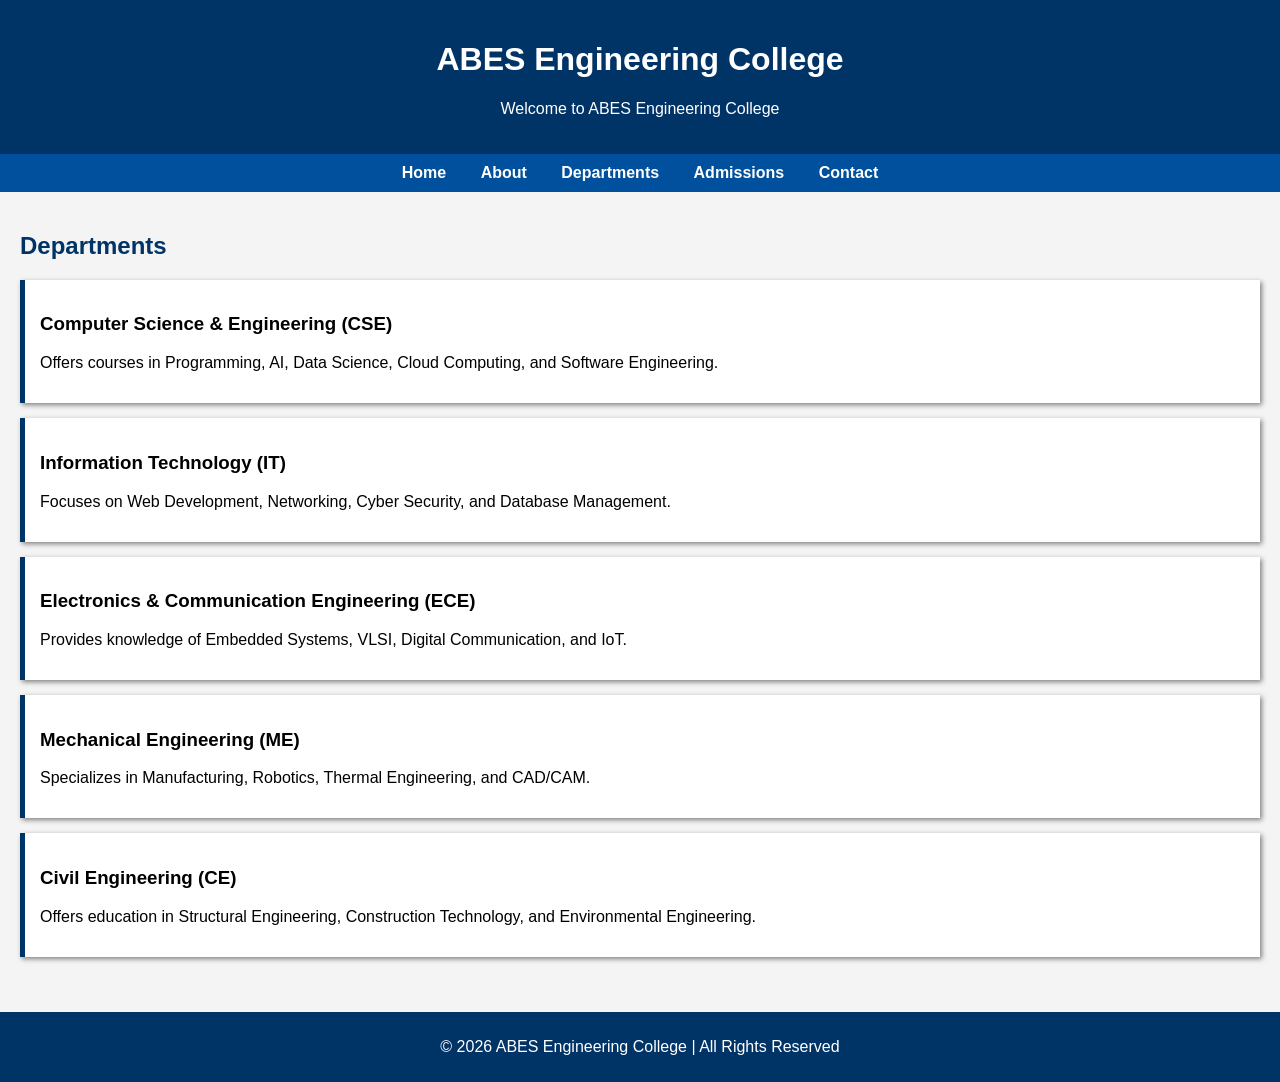
<file: index.html>
<!DOCTYPE html>
<html>
<head>
    <title>ABES Engineering College</title>
    <link rel="stylesheet" href="style.css">
</head>

<body>

    <header>
        <h1>ABES Engineering College</h1>
        <p>Welcome to ABES Engineering College</p>
    </header>

    <nav>
        <a href="#">Home</a>
        <a href="#">About</a>
        <a href="#">Departments</a>
        <a href="#">Admissions</a>
        <a href="#">Contact</a>
    </nav>

    <section>
        <h2>Departments</h2>

        <div class="department">
            <h3>Computer Science & Engineering (CSE)</h3>
            <p>Offers courses in Programming, AI, Data Science, Cloud Computing, and Software Engineering.</p>
        </div>

        <div class="department">
            <h3>Information Technology (IT)</h3>
            <p>Focuses on Web Development, Networking, Cyber Security, and Database Management.</p>
        </div>

        <div class="department">
            <h3>Electronics & Communication Engineering (ECE)</h3>
            <p>Provides knowledge of Embedded Systems, VLSI, Digital Communication, and IoT.</p>
        </div>

        <div class="department">
            <h3>Mechanical Engineering (ME)</h3>
            <p>Specializes in Manufacturing, Robotics, Thermal Engineering, and CAD/CAM.</p>
        </div>

        <div class="department">
            <h3>Civil Engineering (CE)</h3>
            <p>Offers education in Structural Engineering, Construction Technology, and Environmental Engineering.</p>
        </div>

    </section>

    <footer>
        <p>&copy; 2026 ABES Engineering College | All Rights Reserved</p>
    </footer>

</body>
</html>
</file>
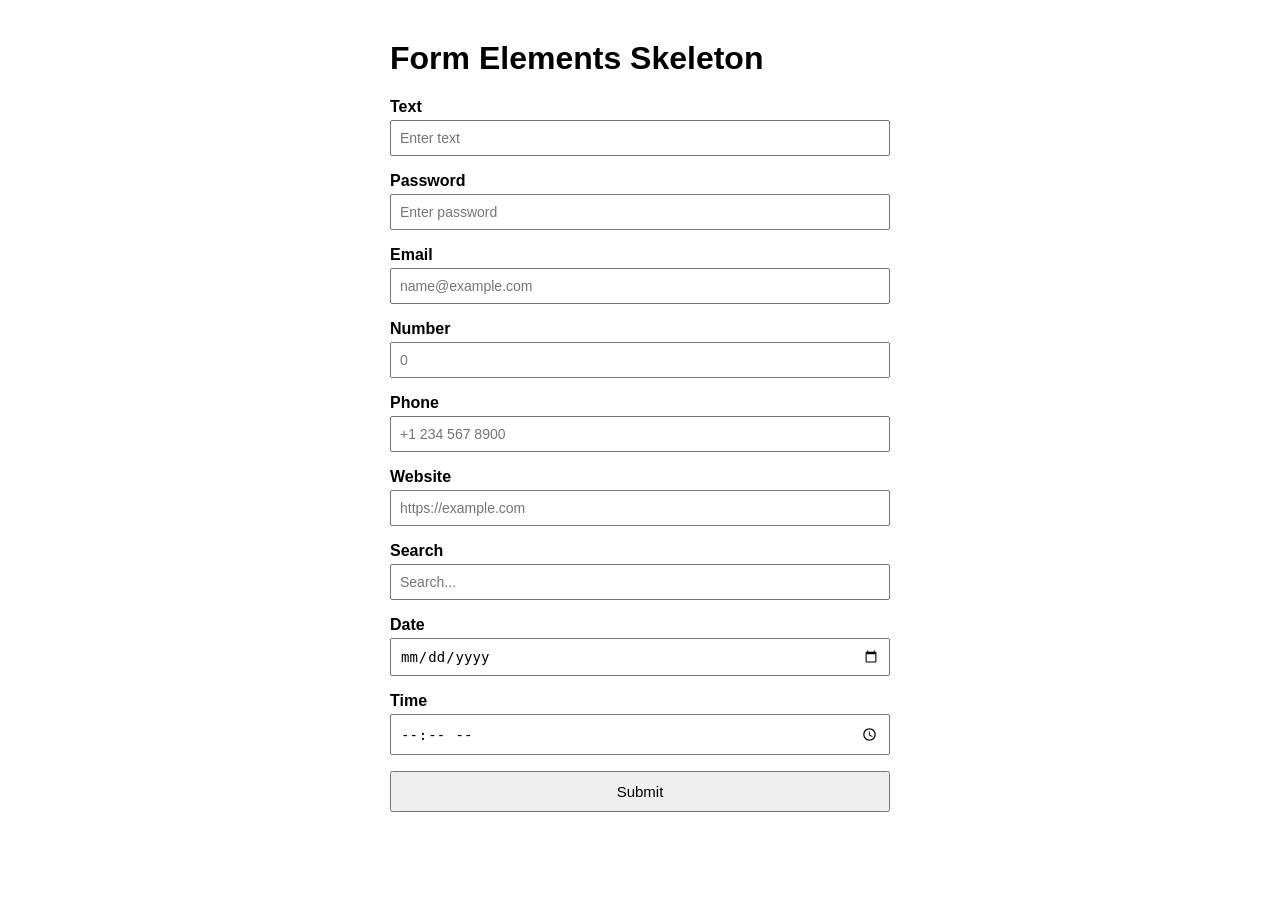
<file: Form/index.html>
<!DOCTYPE html>
<html lang="en">
<head>
<meta charset="UTF-8">
<meta name="viewport" content="width=device-width, initial-scale=1.0">
<title>Form Elements Skeleton</title>
<style>
  body {
    font-family: Arial, sans-serif;
    max-width: 500px;
    margin: 40px auto;
    padding: 0 20px;
  }
  form {
    display: flex;
    flex-direction: column;
    gap: 16px;
  }
  label {
    font-weight: bold;
    margin-bottom: 4px;
    display: block;
  }
  input {
    width: 100%;
    padding: 8px;
    box-sizing: border-box;
    font-size: 14px;
  }
  button {
    padding: 10px;
    font-size: 15px;
    cursor: pointer;
  }
</style>
</head>
<body>

<h1>Form Elements Skeleton</h1>

<form action="#" method="post">

  <div>
    <label for="text-field">Text</label>
    <input type="text" id="text-field" name="text-field" placeholder="Enter text">
  </div>

  <div>
    <label for="password-field">Password</label>
    <input type="password" id="password-field" name="password-field" placeholder="Enter password">
  </div>

  <div>
    <label for="email-field">Email</label>
    <input type="email" id="email-field" name="email-field" placeholder="name@example.com">
  </div>

  <div>
    <label for="number-field">Number</label>
    <input type="number" id="number-field" name="number-field" placeholder="0">
  </div>

  <div>
    <label for="tel-field">Phone</label>
    <input type="tel" id="tel-field" name="tel-field" placeholder="+1 234 567 8900">
  </div>

  <div>
    <label for="url-field">Website</label>
    <input type="url" id="url-field" name="url-field" placeholder="https://example.com">
  </div>

  <div>
    <label for="search-field">Search</label>
    <input type="search" id="search-field" name="search-field" placeholder="Search...">
  </div>

  <div>
    <label for="date-field">Date</label>
    <input type="date" id="date-field" name="date-field">
  </div>

  <div>
    <label for="time-field">Time</label>
    <input type="time" id="time-field" name="time-field">
  </div>

  <button type="submit">Submit</button>

</form>

</body>
</html>
</file>
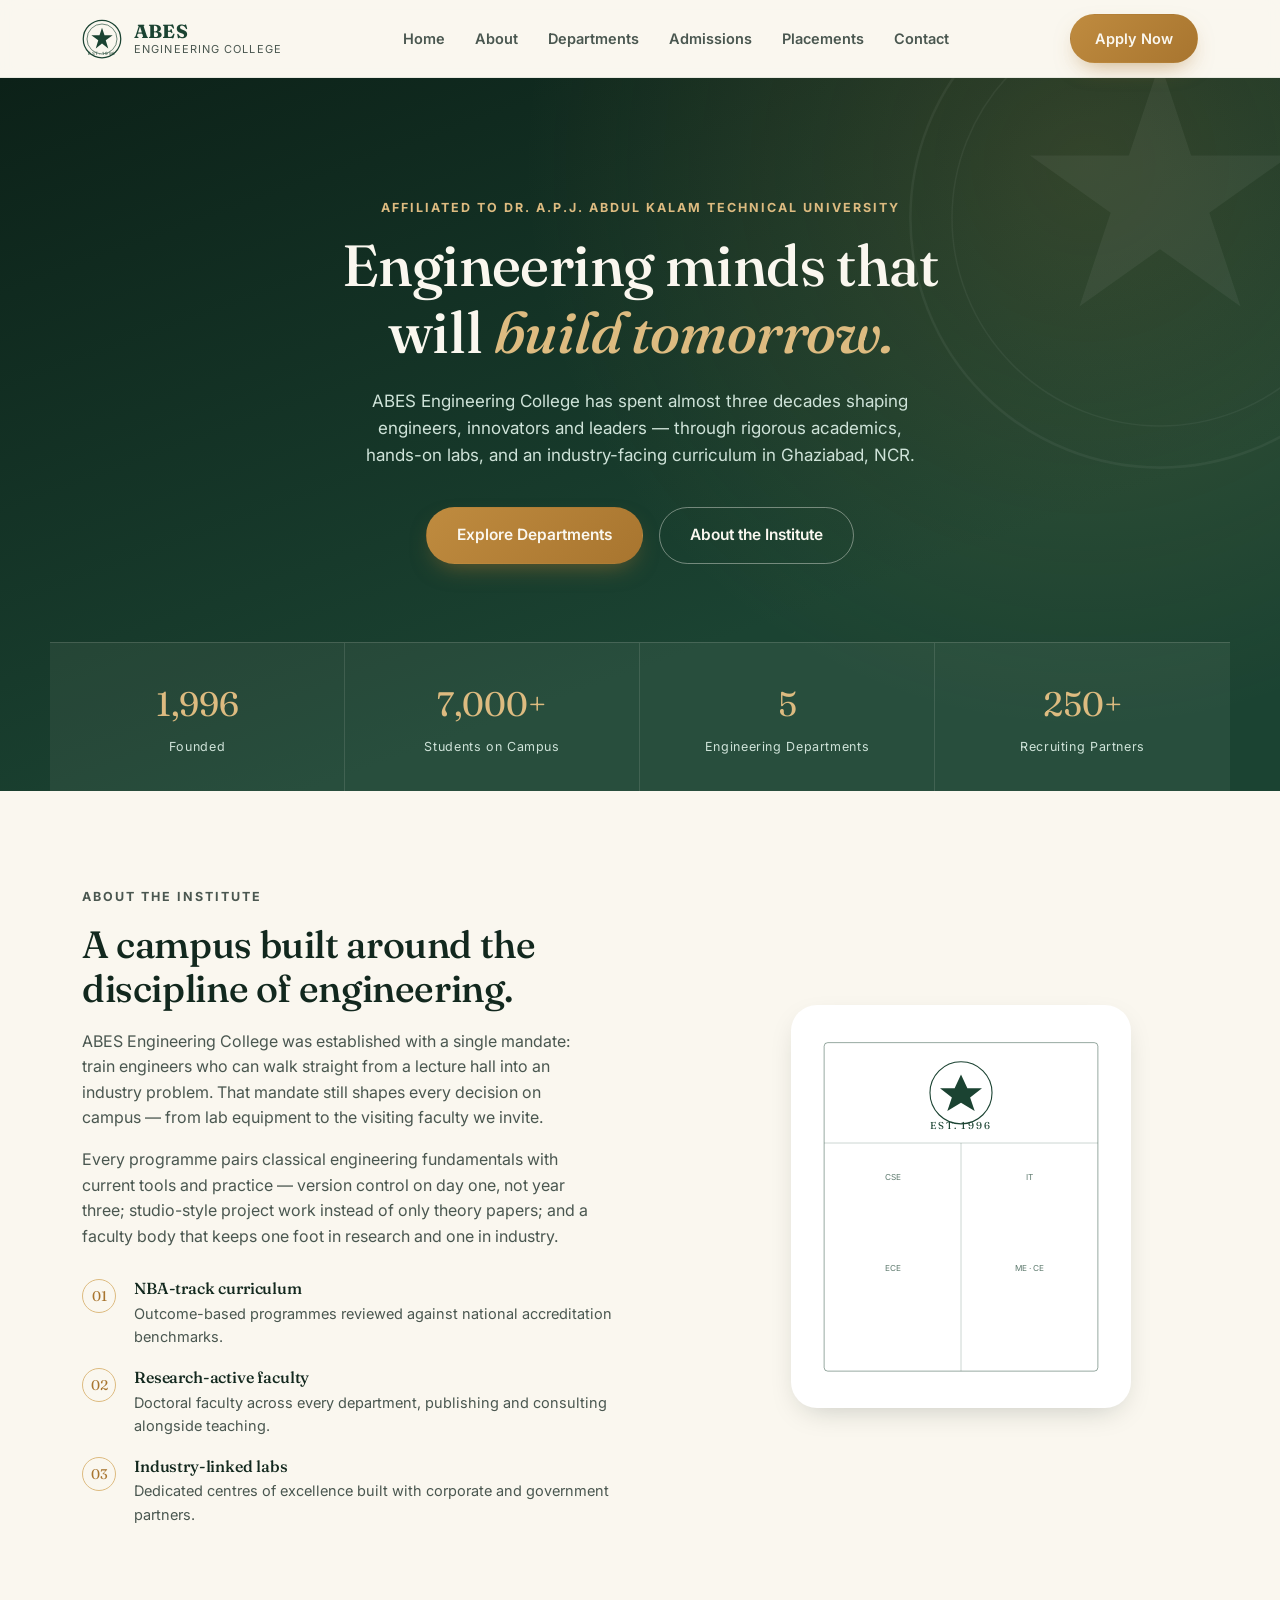
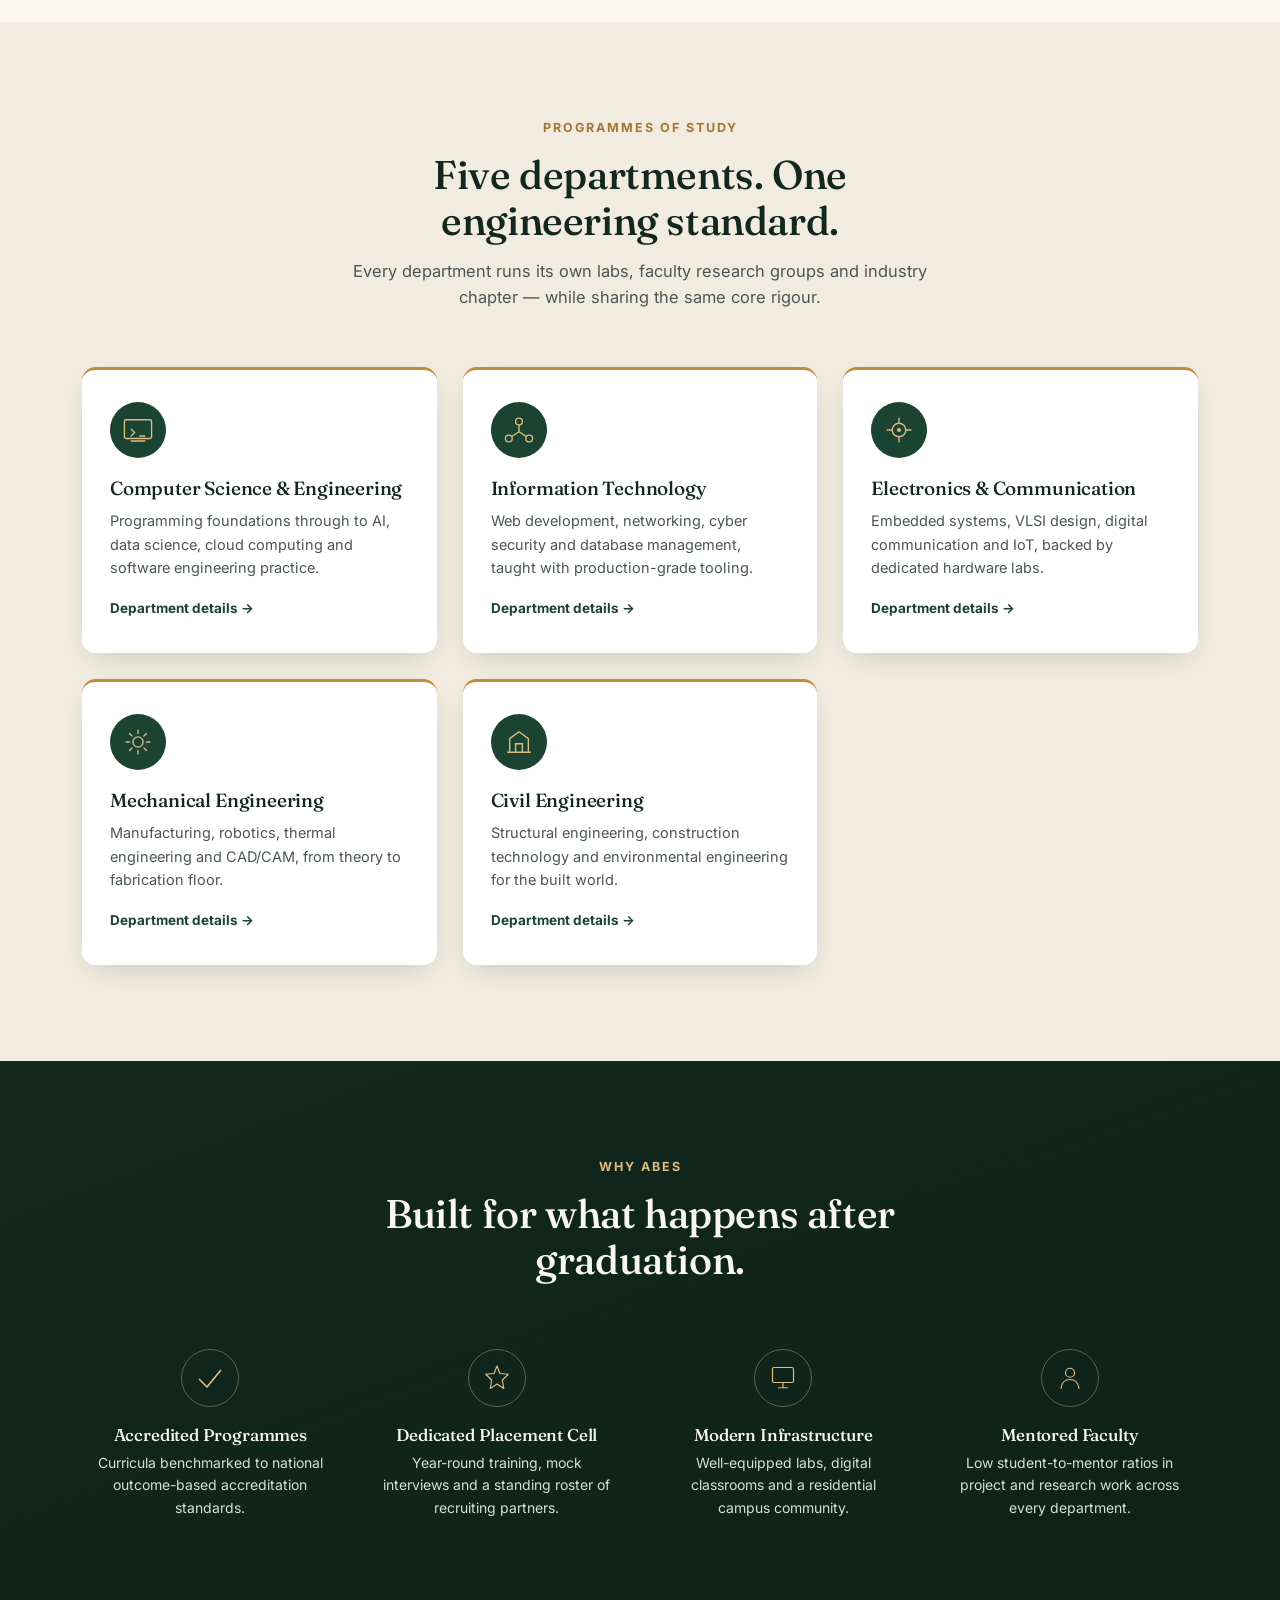
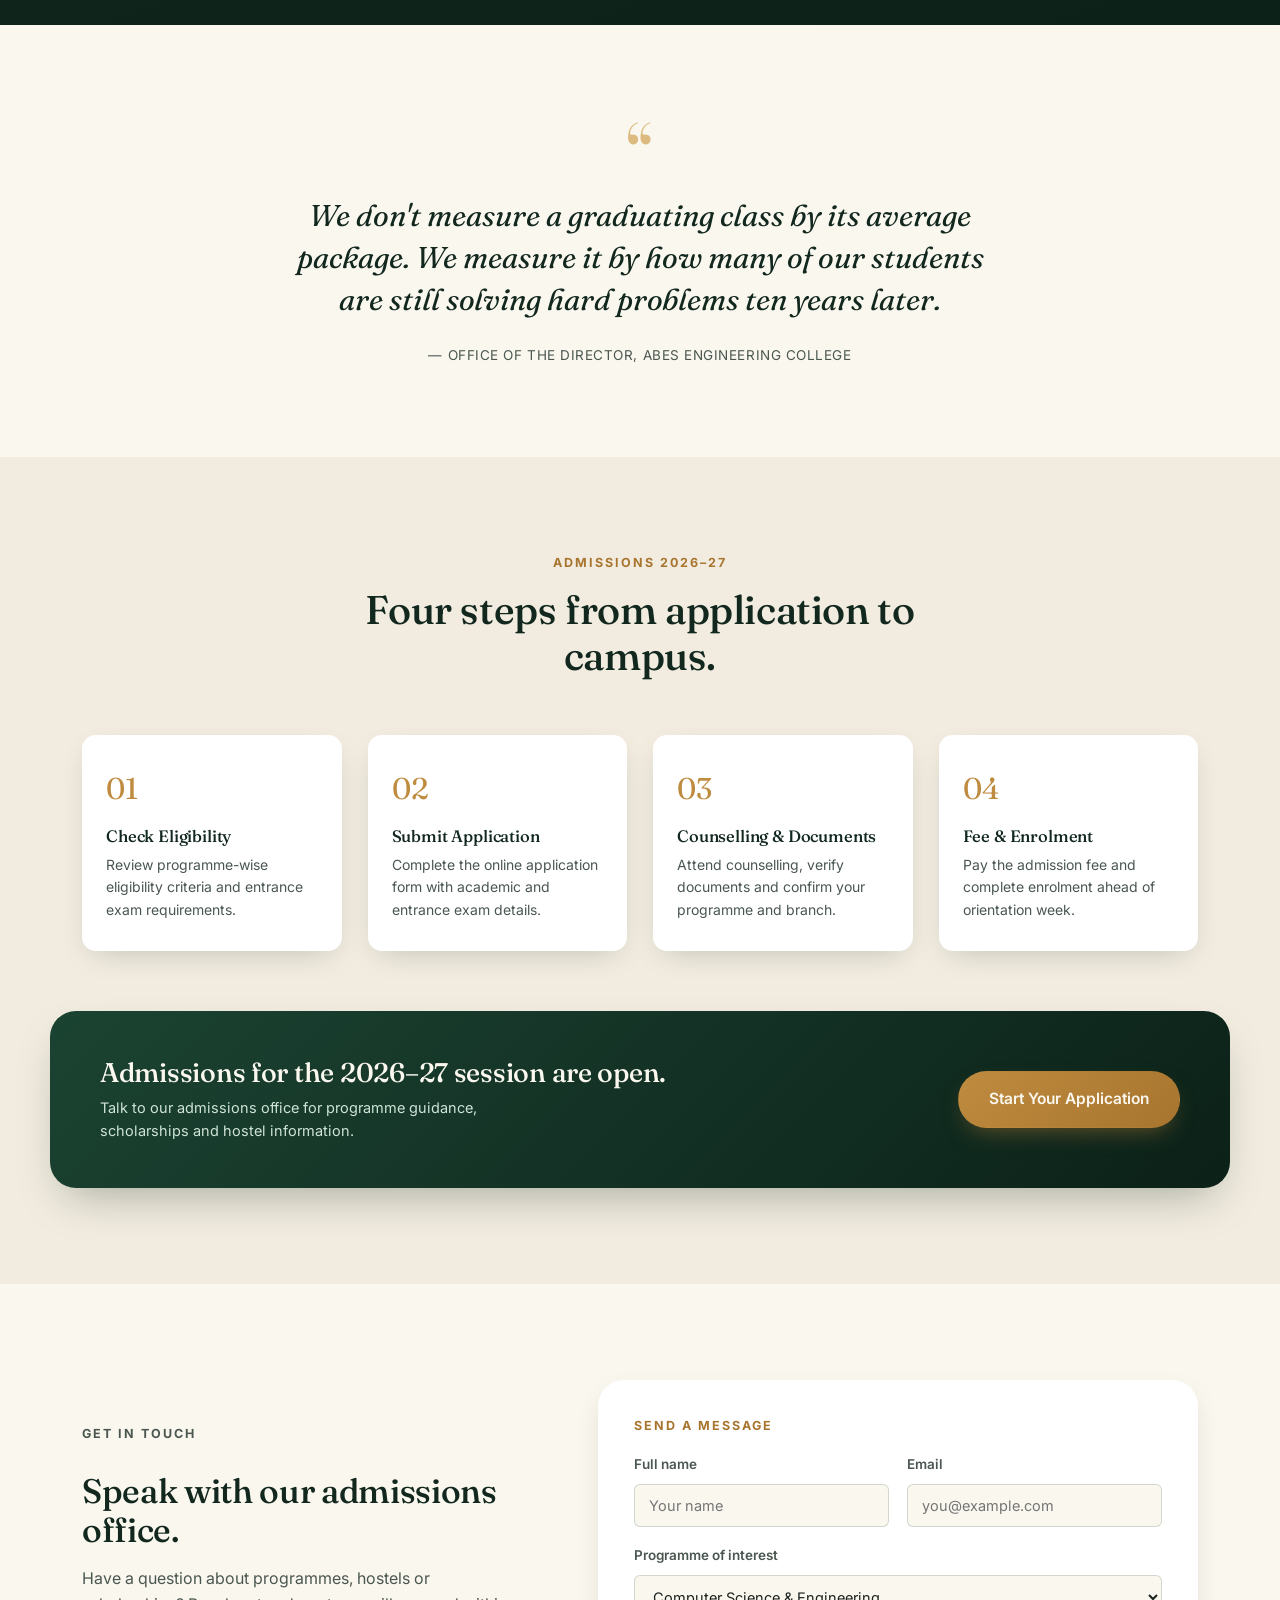
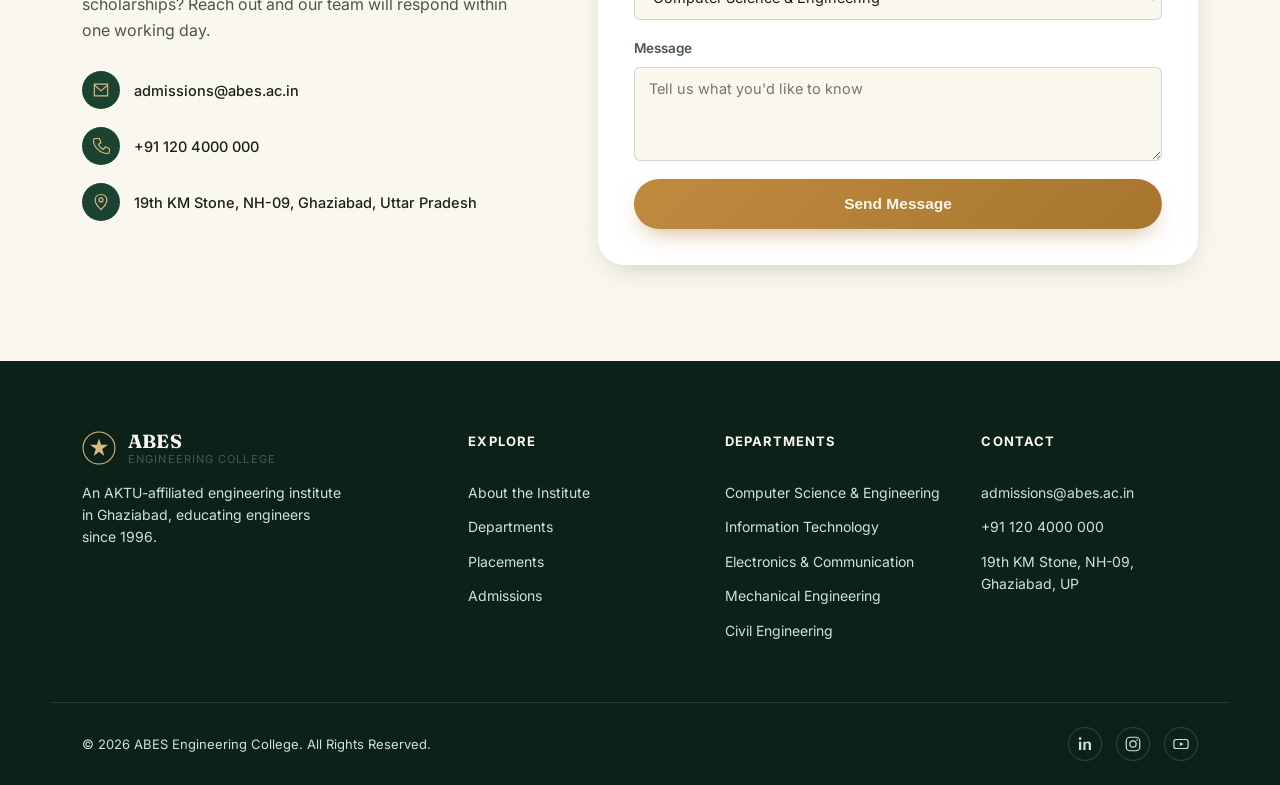
<file: Project 1/index.html>
<!DOCTYPE html>
<html lang="en">

<head>
    <meta charset="UTF-8">
    <meta name="viewport" content="width=device-width, initial-scale=1.0">
    <title>ABES Engineering College | Ghaziabad</title>
    <meta name="description" content="ABES Engineering College — AKTU affiliated institute in Ghaziabad offering CSE, IT, ECE, Mechanical and Civil Engineering programs.">
    <link rel="preconnect" href="https://fonts.googleapis.com">
    <link rel="preconnect" href="https://fonts.gstatic.com" crossorigin>
    <link href="https://fonts.googleapis.com/css2?family=Fraunces:ital,opsz,wght@0,9..144,400;0,9..144,500;0,9..144,600;1,9..144,500&family=Inter:wght@400;500;600;700;800&display=swap" rel="stylesheet">
    <link rel="stylesheet" href="style.css">
</head>

<body>

    <!-- ============ HEADER / NAV ============ -->
    <header class="site-header" id="siteHeader">
        <div class="header-inner">
            <a href="#home" class="brand">
                <span class="crest" aria-hidden="true">
                    <svg viewBox="0 0 64 64" width="40" height="40">
                        <circle cx="32" cy="32" r="30" fill="none" stroke="currentColor" stroke-width="2"/>
                        <circle cx="32" cy="32" r="24" fill="none" stroke="currentColor" stroke-width="1"/>
                        <path d="M32 14 L36 26 L49 26 L38 34 L42 47 L32 39 L22 47 L26 34 L15 26 L28 26 Z" fill="currentColor"/>
                        <text x="32" y="58" text-anchor="middle" font-size="7" fill="currentColor" font-family="Inter, sans-serif" letter-spacing="1">EST. 1996</text>
                    </svg>
                </span>
                <span class="brand-text">
                    <strong>ABES</strong>
                    <small>Engineering College</small>
                </span>
            </a>

            <nav class="main-nav" id="mainNav">
                <a href="#home">Home</a>
                <a href="#about">About</a>
                <a href="#departments">Departments</a>
                <a href="#admissions">Admissions</a>
                <a href="#placements">Placements</a>
                <a href="#contact">Contact</a>
            </nav>

            <div class="header-actions">
                <a href="#admissions" class="btn btn-brass">Apply Now</a>
                <button class="nav-toggle" id="navToggle" aria-label="Toggle navigation menu" aria-expanded="false">
                    <span></span><span></span><span></span>
                </button>
            </div>
        </div>
    </header>

    <main>
        <!-- ============ HERO ============ -->
        <section class="hero" id="home">
            <div class="hero-emblem" aria-hidden="true">
                <svg viewBox="0 0 200 200" width="520" height="520">
                    <circle cx="100" cy="100" r="96" fill="none" stroke="currentColor" stroke-width="1"/>
                    <circle cx="100" cy="100" r="80" fill="none" stroke="currentColor" stroke-width="0.6"/>
                    <path d="M100 40 L112 76 L150 76 L119 98 L131 134 L100 112 L69 134 L81 98 L50 76 L88 76 Z" fill="currentColor"/>
                </svg>
            </div>

            <div class="hero-inner">
                <p class="eyebrow">Affiliated to Dr. A.P.J. Abdul Kalam Technical University</p>
                <h1>Engineering minds that will <em>build tomorrow.</em></h1>
                <p class="hero-lede">
                    ABES Engineering College has spent almost three decades shaping engineers, innovators and
                    leaders — through rigorous academics, hands-on labs, and an industry-facing curriculum
                    in Ghaziabad, NCR.
                </p>
                <div class="hero-actions">
                    <a href="#departments" class="btn btn-brass btn-lg">Explore Departments</a>
                    <a href="#about" class="btn btn-ghost btn-lg">About the Institute</a>
                </div>
            </div>

            <div class="stat-strip" id="statStrip">
                <div class="stat">
                    <span class="stat-number" data-target="1996" data-suffix="">0</span>
                    <span class="stat-label">Founded</span>
                </div>
                <div class="stat">
                    <span class="stat-number" data-target="7000" data-suffix="+">0</span>
                    <span class="stat-label">Students on Campus</span>
                </div>
                <div class="stat">
                    <span class="stat-number" data-target="5" data-suffix="">0</span>
                    <span class="stat-label">Engineering Departments</span>
                </div>
                <div class="stat">
                    <span class="stat-number" data-target="250" data-suffix="+">0</span>
                    <span class="stat-label">Recruiting Partners</span>
                </div>
            </div>
        </section>

        <!-- ============ ABOUT ============ -->
        <section class="about" id="about">
            <div class="section-grid">
                <div class="about-copy reveal">
                    <p class="eyebrow">About the Institute</p>
                    <h2>A campus built around the discipline of engineering.</h2>
                    <p>
                        ABES Engineering College was established with a single mandate: train engineers who can
                        walk straight from a lecture hall into an industry problem. That mandate still shapes
                        every decision on campus — from lab equipment to the visiting faculty we invite.
                    </p>
                    <p>
                        Every programme pairs classical engineering fundamentals with current tools and
                        practice — version control on day one, not year three; studio-style project work
                        instead of only theory papers; and a faculty body that keeps one foot in research
                        and one in industry.
                    </p>
                    <div class="about-points">
                        <div class="point">
                            <span class="point-mark">01</span>
                            <div>
                                <h4>NBA-track curriculum</h4>
                                <p>Outcome-based programmes reviewed against national accreditation benchmarks.</p>
                            </div>
                        </div>
                        <div class="point">
                            <span class="point-mark">02</span>
                            <div>
                                <h4>Research-active faculty</h4>
                                <p>Doctoral faculty across every department, publishing and consulting alongside teaching.</p>
                            </div>
                        </div>
                        <div class="point">
                            <span class="point-mark">03</span>
                            <div>
                                <h4>Industry-linked labs</h4>
                                <p>Dedicated centres of excellence built with corporate and government partners.</p>
                            </div>
                        </div>
                    </div>
                </div>

                <div class="about-panel reveal" aria-hidden="true">
                    <div class="panel-frame">
                        <svg viewBox="0 0 320 380" width="100%" height="100%">
                            <rect x="10" y="10" width="300" height="360" rx="4" fill="none" stroke="currentColor" stroke-width="1" opacity="0.5"/>
                            <line x1="10" y1="120" x2="310" y2="120" stroke="currentColor" stroke-width="0.6" opacity="0.4"/>
                            <line x1="160" y1="120" x2="160" y2="370" stroke="currentColor" stroke-width="0.6" opacity="0.4"/>
                            <circle cx="160" cy="65" r="34" fill="none" stroke="currentColor" stroke-width="1.2"/>
                            <path d="M160 45 L167 60 L183 60 L170 70 L175 85 L160 76 L145 85 L150 70 L137 60 L153 60 Z" fill="currentColor"/>
                            <text x="160" y="105" text-anchor="middle" font-family="Fraunces, serif" font-size="11" fill="currentColor" letter-spacing="2">EST. 1996</text>
                            <text x="85" y="160" text-anchor="middle" font-family="Inter, sans-serif" font-size="9" fill="currentColor" opacity="0.7">CSE</text>
                            <text x="235" y="160" text-anchor="middle" font-family="Inter, sans-serif" font-size="9" fill="currentColor" opacity="0.7">IT</text>
                            <text x="85" y="260" text-anchor="middle" font-family="Inter, sans-serif" font-size="9" fill="currentColor" opacity="0.7">ECE</text>
                            <text x="235" y="260" text-anchor="middle" font-family="Inter, sans-serif" font-size="9" fill="currentColor" opacity="0.7">ME · CE</text>
                        </svg>
                    </div>
                </div>
            </div>
        </section>

        <!-- ============ DEPARTMENTS ============ -->
        <section class="departments" id="departments">
            <div class="section-heading">
                <p class="eyebrow">Programmes of Study</p>
                <h2>Five departments. One engineering standard.</h2>
                <p class="section-sub">Every department runs its own labs, faculty research groups and industry chapter — while sharing the same core rigour.</p>
            </div>

            <div class="card-grid">

                <article class="card reveal">
                    <span class="card-icon" aria-hidden="true">
                        <svg viewBox="0 0 40 40" width="34" height="34"><rect x="4" y="8" width="32" height="22" rx="2" fill="none" stroke="currentColor" stroke-width="1.6"/><path d="M12 33h16" stroke="currentColor" stroke-width="1.6" stroke-linecap="round"/><path d="M12 19l4 4-4 4M22 27h6" stroke="currentColor" stroke-width="1.6" stroke-linecap="round" stroke-linejoin="round" fill="none"/></svg>
                    </span>
                    <h3>Computer Science &amp; Engineering</h3>
                    <p>Programming foundations through to AI, data science, cloud computing and software engineering practice.</p>
                    <a class="card-link" href="#contact">Department details &rarr;</a>
                </article>

                <article class="card reveal">
                    <span class="card-icon" aria-hidden="true">
                        <svg viewBox="0 0 40 40" width="34" height="34"><circle cx="20" cy="10" r="4" fill="none" stroke="currentColor" stroke-width="1.6"/><circle cx="8" cy="30" r="4" fill="none" stroke="currentColor" stroke-width="1.6"/><circle cx="32" cy="30" r="4" fill="none" stroke="currentColor" stroke-width="1.6"/><path d="M20 14v8M20 22l-9 6M20 22l9 6" stroke="currentColor" stroke-width="1.6" fill="none"/></svg>
                    </span>
                    <h3>Information Technology</h3>
                    <p>Web development, networking, cyber security and database management, taught with production-grade tooling.</p>
                    <a class="card-link" href="#contact">Department details &rarr;</a>
                </article>

                <article class="card reveal">
                    <span class="card-icon" aria-hidden="true">
                        <svg viewBox="0 0 40 40" width="34" height="34"><path d="M6 20h6M28 20h6M20 6v6M20 28v6" stroke="currentColor" stroke-width="1.6" stroke-linecap="round"/><circle cx="20" cy="20" r="8" fill="none" stroke="currentColor" stroke-width="1.6"/><circle cx="20" cy="20" r="2.4" fill="currentColor"/></svg>
                    </span>
                    <h3>Electronics &amp; Communication</h3>
                    <p>Embedded systems, VLSI design, digital communication and IoT, backed by dedicated hardware labs.</p>
                    <a class="card-link" href="#contact">Department details &rarr;</a>
                </article>

                <article class="card reveal">
                    <span class="card-icon" aria-hidden="true">
                        <svg viewBox="0 0 40 40" width="34" height="34"><circle cx="20" cy="20" r="6" fill="none" stroke="currentColor" stroke-width="1.6"/><path d="M20 6v4M20 30v4M6 20h4M30 20h4M10 10l3 3M27 27l3 3M30 10l-3 3M13 27l-3 3" stroke="currentColor" stroke-width="1.6" stroke-linecap="round"/></svg>
                    </span>
                    <h3>Mechanical Engineering</h3>
                    <p>Manufacturing, robotics, thermal engineering and CAD/CAM, from theory to fabrication floor.</p>
                    <a class="card-link" href="#contact">Department details &rarr;</a>
                </article>

                <article class="card reveal">
                    <span class="card-icon" aria-hidden="true">
                        <svg viewBox="0 0 40 40" width="34" height="34"><path d="M6 32h28M9 32V16l11-8 11 8v16" fill="none" stroke="currentColor" stroke-width="1.6" stroke-linejoin="round"/><path d="M16 32V22h8v10" fill="none" stroke="currentColor" stroke-width="1.6"/></svg>
                    </span>
                    <h3>Civil Engineering</h3>
                    <p>Structural engineering, construction technology and environmental engineering for the built world.</p>
                    <a class="card-link" href="#contact">Department details &rarr;</a>
                </article>

            </div>
        </section>

        <!-- ============ PLACEMENTS / WHY US ============ -->
        <section class="placements" id="placements">
            <div class="section-heading light">
                <p class="eyebrow">Why ABES</p>
                <h2>Built for what happens after graduation.</h2>
            </div>

            <div class="feature-grid">
                <div class="feature reveal">
                    <span class="feature-icon" aria-hidden="true">
                        <svg viewBox="0 0 40 40" width="30" height="30"><path d="M6 22l10 10L34 10" fill="none" stroke="currentColor" stroke-width="2.2" stroke-linecap="round" stroke-linejoin="round"/></svg>
                    </span>
                    <h4>Accredited Programmes</h4>
                    <p>Curricula benchmarked to national outcome-based accreditation standards.</p>
                </div>
                <div class="feature reveal">
                    <span class="feature-icon" aria-hidden="true">
                        <svg viewBox="0 0 40 40" width="30" height="30"><path d="M20 4l4 10 11 1-8 8 2 11-9-6-9 6 2-11-8-8 11-1z" fill="none" stroke="currentColor" stroke-width="1.6" stroke-linejoin="round"/></svg>
                    </span>
                    <h4>Dedicated Placement Cell</h4>
                    <p>Year-round training, mock interviews and a standing roster of recruiting partners.</p>
                </div>
                <div class="feature reveal">
                    <span class="feature-icon" aria-hidden="true">
                        <svg viewBox="0 0 40 40" width="30" height="30"><rect x="6" y="6" width="28" height="20" rx="2" fill="none" stroke="currentColor" stroke-width="1.6"/><path d="M14 33h12M20 26v7" stroke="currentColor" stroke-width="1.6" stroke-linecap="round"/></svg>
                    </span>
                    <h4>Modern Infrastructure</h4>
                    <p>Well-equipped labs, digital classrooms and a residential campus community.</p>
                </div>
                <div class="feature reveal">
                    <span class="feature-icon" aria-hidden="true">
                        <svg viewBox="0 0 40 40" width="30" height="30"><circle cx="20" cy="13" r="6" fill="none" stroke="currentColor" stroke-width="1.6"/><path d="M8 34c1-8 6-12 12-12s11 4 12 12" fill="none" stroke="currentColor" stroke-width="1.6" stroke-linecap="round"/></svg>
                    </span>
                    <h4>Mentored Faculty</h4>
                    <p>Low student-to-mentor ratios in project and research work across every department.</p>
                </div>
            </div>
        </section>

        <!-- ============ DIRECTOR'S NOTE ============ -->
        <section class="director-note">
            <div class="quote-mark" aria-hidden="true">&ldquo;</div>
            <blockquote class="reveal">
                We don't measure a graduating class by its average package. We measure it by how many of our
                students are still solving hard problems ten years later.
            </blockquote>
            <p class="attribution">— Office of the Director, ABES Engineering College</p>
        </section>

        <!-- ============ ADMISSIONS ============ -->
        <section class="admissions" id="admissions">
            <div class="section-heading">
                <p class="eyebrow">Admissions 2026&ndash;27</p>
                <h2>Four steps from application to campus.</h2>
            </div>

            <div class="steps">
                <div class="step reveal">
                    <span class="step-number">01</span>
                    <h4>Check Eligibility</h4>
                    <p>Review programme-wise eligibility criteria and entrance exam requirements.</p>
                </div>
                <div class="step reveal">
                    <span class="step-number">02</span>
                    <h4>Submit Application</h4>
                    <p>Complete the online application form with academic and entrance exam details.</p>
                </div>
                <div class="step reveal">
                    <span class="step-number">03</span>
                    <h4>Counselling &amp; Documents</h4>
                    <p>Attend counselling, verify documents and confirm your programme and branch.</p>
                </div>
                <div class="step reveal">
                    <span class="step-number">04</span>
                    <h4>Fee &amp; Enrolment</h4>
                    <p>Pay the admission fee and complete enrolment ahead of orientation week.</p>
                </div>
            </div>

            <div class="cta-banner reveal">
                <div>
                    <h3>Admissions for the 2026&ndash;27 session are open.</h3>
                    <p>Talk to our admissions office for programme guidance, scholarships and hostel information.</p>
                </div>
                <a href="#contact" class="btn btn-brass btn-lg">Start Your Application</a>
            </div>
        </section>

        <!-- ============ CONTACT ============ -->
        <section class="contact" id="contact">
            <div class="section-grid">
                <div class="contact-copy reveal">
                    <p class="eyebrow">Get in Touch</p>
                    <h2>Speak with our admissions office.</h2>
                    <p>Have a question about programmes, hostels or scholarships? Reach out and our team will respond within one working day.</p>

                    <ul class="contact-list">
                        <li>
                            <span class="contact-icon" aria-hidden="true">
                                <svg viewBox="0 0 24 24" width="20" height="20"><path d="M4 5h16v14H4z" fill="none" stroke="currentColor" stroke-width="1.4"/><path d="M4 6l8 7 8-7" fill="none" stroke="currentColor" stroke-width="1.4"/></svg>
                            </span>
                            admissions@abes.ac.in
                        </li>
                        <li>
                            <span class="contact-icon" aria-hidden="true">
                                <svg viewBox="0 0 24 24" width="20" height="20"><path d="M6 3h4l2 5-3 2c1 3 3 5 6 6l2-3 5 2v4c0 1-1 2-2 2C11 21 3 13 3 5c0-1 1-2 2-2z" fill="none" stroke="currentColor" stroke-width="1.4" stroke-linejoin="round"/></svg>
                            </span>
                            +91 120 4000 000
                        </li>
                        <li>
                            <span class="contact-icon" aria-hidden="true">
                                <svg viewBox="0 0 24 24" width="20" height="20"><path d="M12 21s7-6.2 7-11.5C19 5.4 15.9 3 12 3S5 5.4 5 9.5C5 14.8 12 21 12 21z" fill="none" stroke="currentColor" stroke-width="1.4"/><circle cx="12" cy="9.5" r="2.4" fill="none" stroke="currentColor" stroke-width="1.4"/></svg>
                            </span>
                            19th KM Stone, NH-09, Ghaziabad, Uttar Pradesh
                        </li>
                    </ul>
                </div>

                <form class="contact-form reveal" onsubmit="return false;">
                    <p class="eyebrow">Send a Message</p>
                    <div class="form-row">
                        <label>
                            <span>Full name</span>
                            <input type="text" name="name" placeholder="Your name" required>
                        </label>
                        <label>
                            <span>Email</span>
                            <input type="email" name="email" placeholder="you@example.com" required>
                        </label>
                    </div>
                    <label>
                        <span>Programme of interest</span>
                        <select name="programme">
                            <option>Computer Science &amp; Engineering</option>
                            <option>Information Technology</option>
                            <option>Electronics &amp; Communication</option>
                            <option>Mechanical Engineering</option>
                            <option>Civil Engineering</option>
                        </select>
                    </label>
                    <label>
                        <span>Message</span>
                        <textarea name="message" rows="4" placeholder="Tell us what you'd like to know"></textarea>
                    </label>
                    <button type="submit" class="btn btn-brass btn-lg btn-block">Send Message</button>
                </form>
            </div>
        </section>
    </main>

    <!-- ============ FOOTER ============ -->
    <footer class="site-footer">
        <div class="footer-grid">
            <div class="footer-brand">
                <a href="#home" class="brand">
                    <span class="crest" aria-hidden="true">
                        <svg viewBox="0 0 64 64" width="34" height="34">
                            <circle cx="32" cy="32" r="30" fill="none" stroke="currentColor" stroke-width="2"/>
                            <path d="M32 14 L36 26 L49 26 L38 34 L42 47 L32 39 L22 47 L26 34 L15 26 L28 26 Z" fill="currentColor"/>
                        </svg>
                    </span>
                    <span class="brand-text">
                        <strong>ABES</strong>
                        <small>Engineering College</small>
                    </span>
                </a>
                <p>An AKTU-affiliated engineering institute in Ghaziabad, educating engineers since 1996.</p>
            </div>

            <div class="footer-col">
                <h5>Explore</h5>
                <a href="#about">About the Institute</a>
                <a href="#departments">Departments</a>
                <a href="#placements">Placements</a>
                <a href="#admissions">Admissions</a>
            </div>

            <div class="footer-col">
                <h5>Departments</h5>
                <a href="#departments">Computer Science &amp; Engineering</a>
                <a href="#departments">Information Technology</a>
                <a href="#departments">Electronics &amp; Communication</a>
                <a href="#departments">Mechanical Engineering</a>
                <a href="#departments">Civil Engineering</a>
            </div>

            <div class="footer-col">
                <h5>Contact</h5>
                <a href="mailto:admissions@abes.ac.in">admissions@abes.ac.in</a>
                <a href="tel:+911204000000">+91 120 4000 000</a>
                <span>19th KM Stone, NH-09, Ghaziabad, UP</span>
            </div>
        </div>

        <div class="footer-bottom">
            <p>&copy; 2026 ABES Engineering College. All Rights Reserved.</p>
            <div class="social-row">
                <a href="#" aria-label="LinkedIn"><svg viewBox="0 0 24 24" width="18" height="18"><path d="M4 9h3v11H4zM5.5 3A1.8 1.8 0 1 1 5.5 6.6 1.8 1.8 0 0 1 5.5 3zM10 9h3v1.6c.6-1 1.7-1.8 3.3-1.8 3 0 3.7 1.9 3.7 4.4V20h-3v-6.3c0-1.4 0-3.2-2-3.2s-2.3 1.5-2.3 3.1V20h-3z" fill="currentColor"/></svg></a>
                <a href="#" aria-label="Instagram"><svg viewBox="0 0 24 24" width="18" height="18"><rect x="3" y="3" width="18" height="18" rx="5" fill="none" stroke="currentColor" stroke-width="1.6"/><circle cx="12" cy="12" r="4.2" fill="none" stroke="currentColor" stroke-width="1.6"/><circle cx="17.4" cy="6.6" r="1.1" fill="currentColor"/></svg></a>
                <a href="#" aria-label="YouTube"><svg viewBox="0 0 24 24" width="18" height="18"><rect x="2.5" y="6" width="19" height="12" rx="3" fill="none" stroke="currentColor" stroke-width="1.6"/><path d="M10.5 9.5l5 2.5-5 2.5z" fill="currentColor"/></svg></a>
            </div>
        </div>
    </footer>

    <script src="script.js"></script>
</body>

</html>
</file>
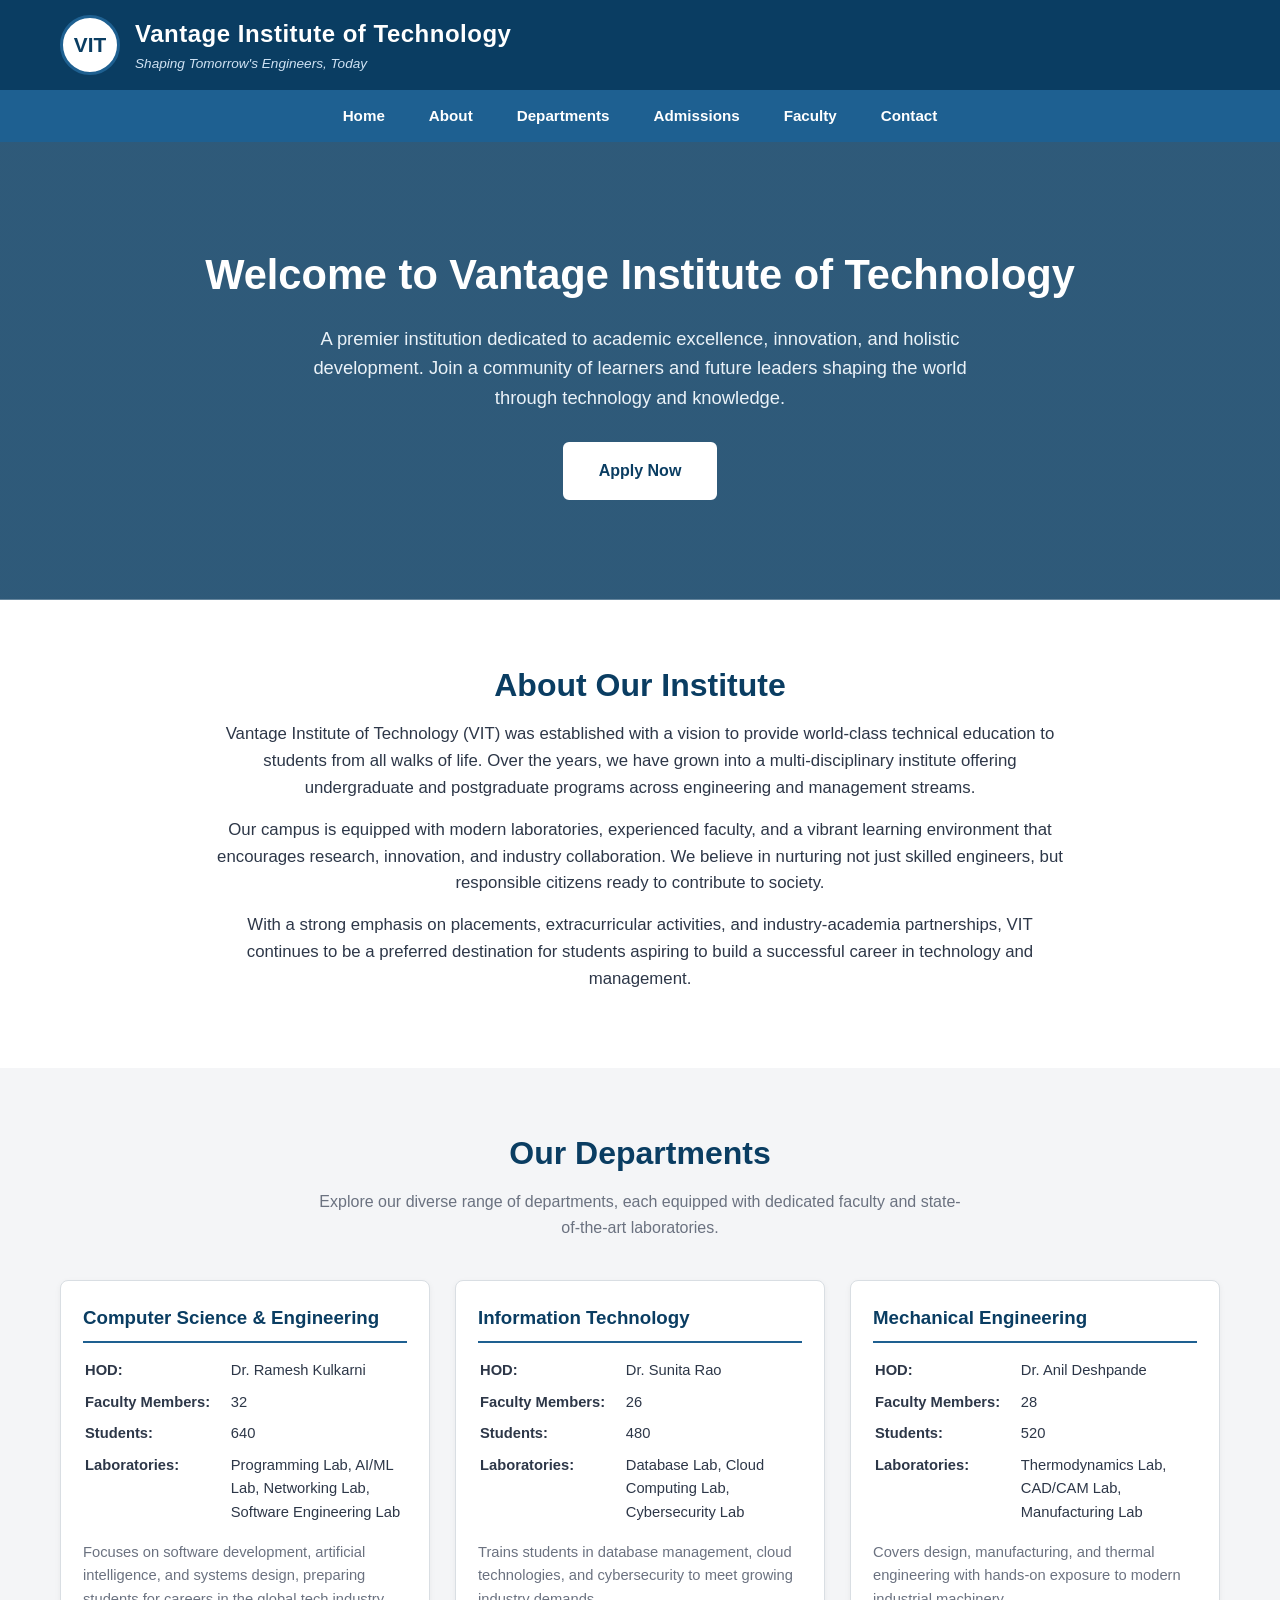
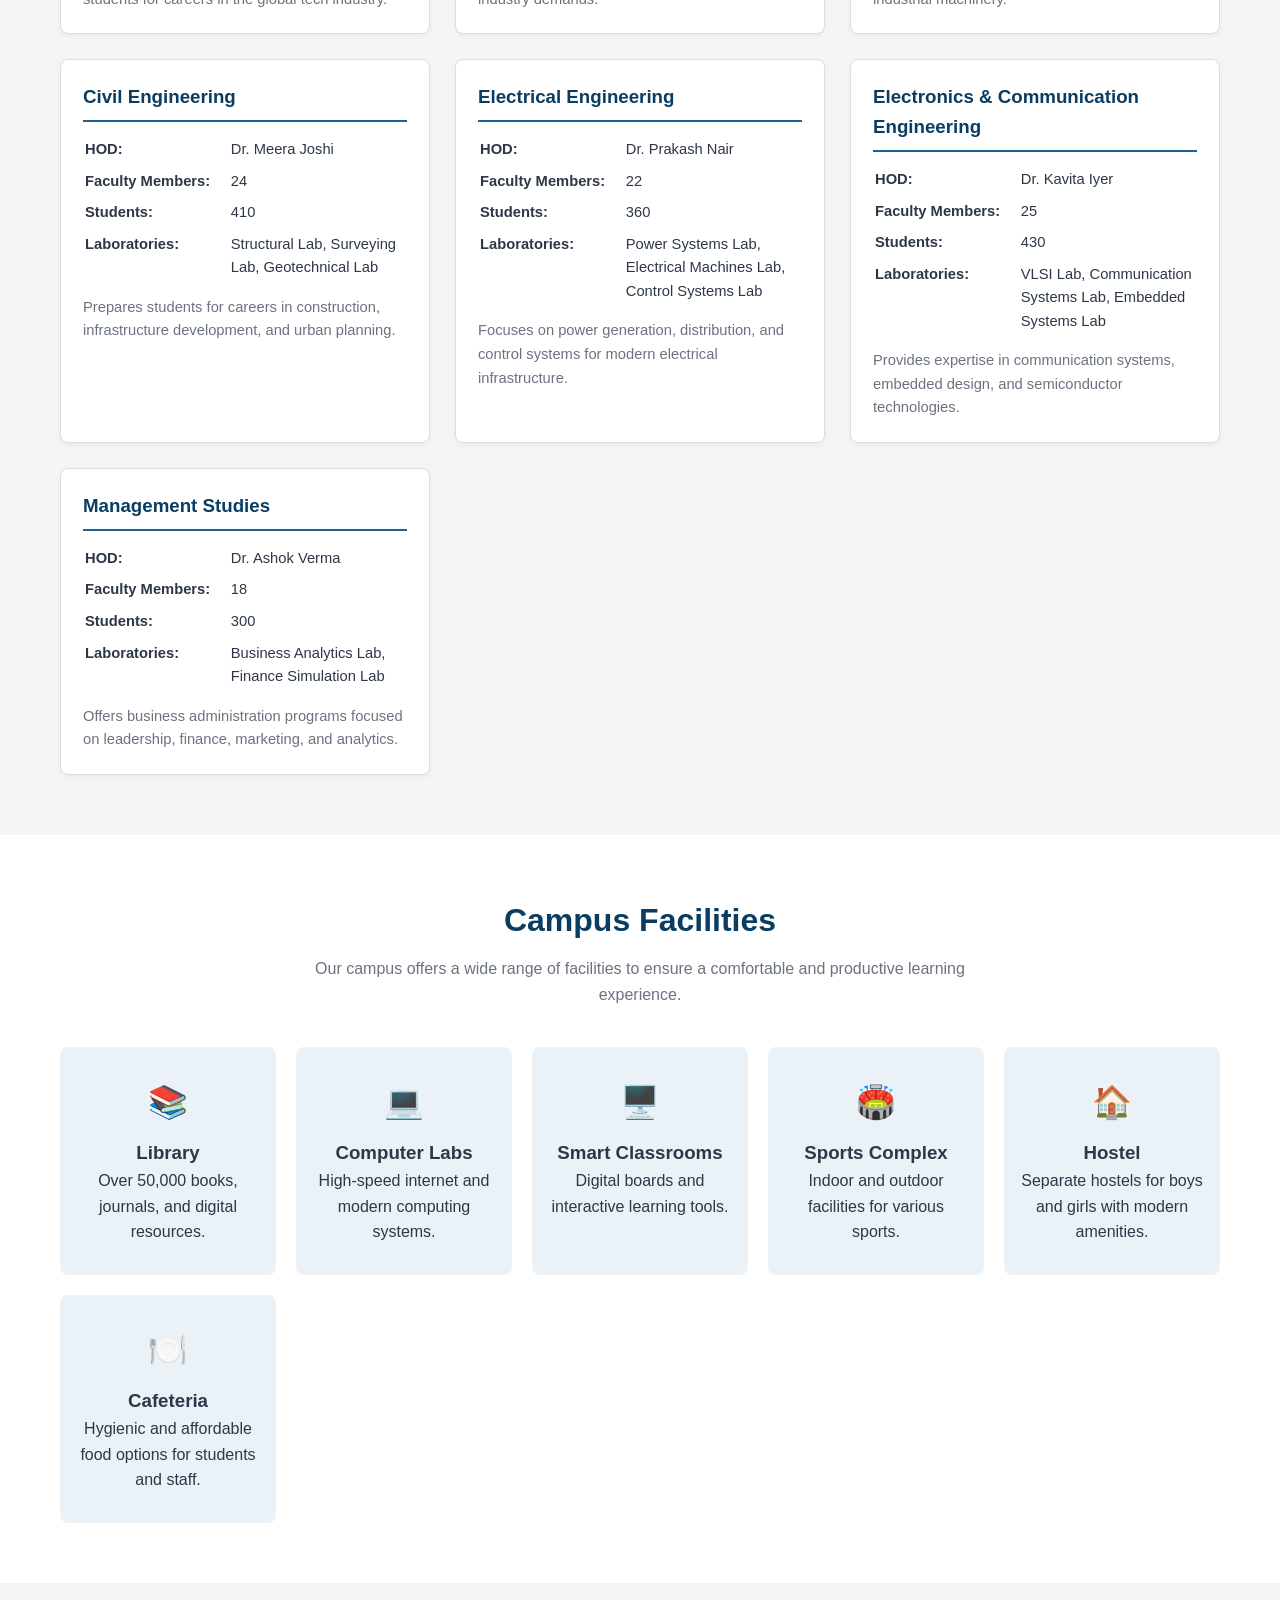
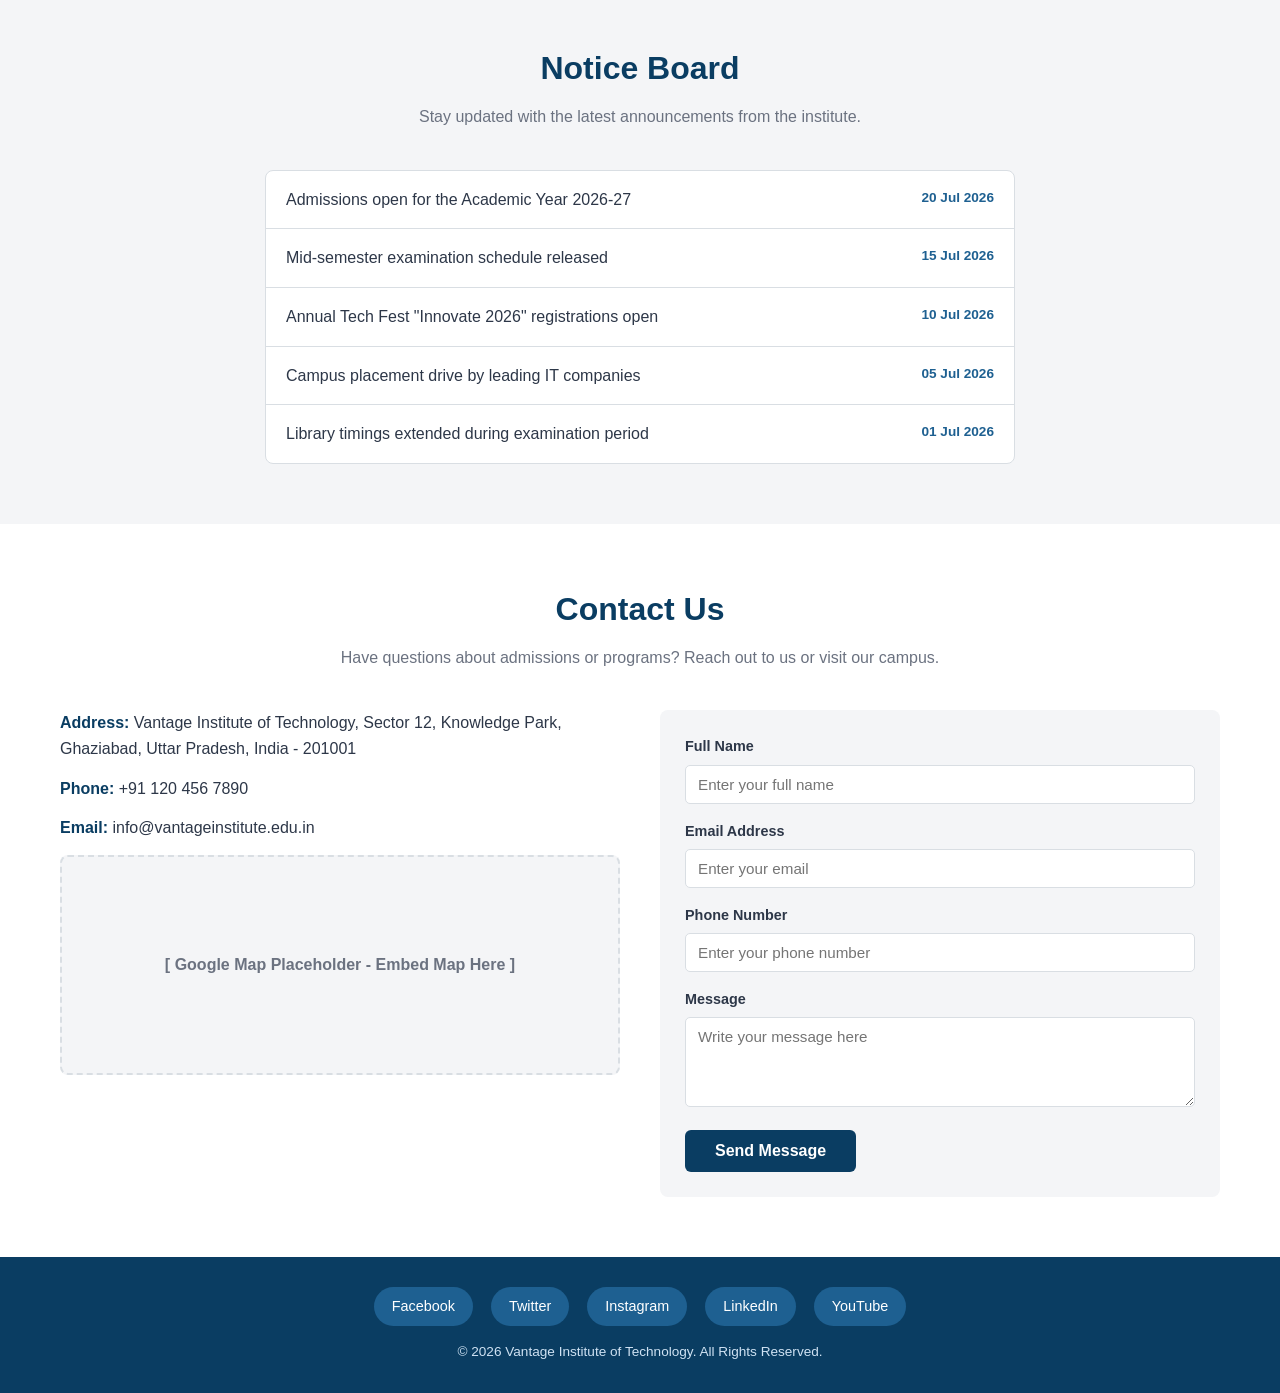
<file: institute-website.html>
<!DOCTYPE html>
<!-- 
  Project: Vantage Institute of Technology - Official Website
  Description: A single-file, responsive HTML5 website for an educational institute.
  Author: Expert Web Developer (Instructor Demo)
  Notes: All CSS is written internally inside the <style> tag as required.
         The code is heavily commented so beginners can follow the structure.
-->
<html lang="en">

<head>
    <meta charset="UTF-8">
    <meta name="viewport" content="width=device-width, initial-scale=1.0">
    <title>ABES Engineering College | Shaping Tomorrow's Engineers</title>

    <style>
        /* ============================================= 
           1. CSS RESET & BASE SETUP
           ============================================= */
        * {
            margin: 0;
            padding: 0;
            box-sizing: border-box;
            /* makes width/height calculations predictable */
        }

        /* Root color variables - Professional Blue / White / Gray theme */
        :root {
            --primary-blue: #0a3d62;
            /* deep navy blue - header/footer */
            --accent-blue: #1e6091;
            /* medium blue - links, buttons */
            --light-blue: #eaf2f8;
            /* very light blue - section backgrounds */
            --white: #ffffff;
            --gray-light: #f4f5f7;
            /* light gray background */
            --gray-medium: #6b7280;
            /* medium gray text */
            --gray-dark: #2d3748;
            /* dark gray text/headings */
            --border-gray: #d9dee3;
        }

        html {
            scroll-behavior: smooth;
            /* smooth scrolling when nav links are clicked */
        }

        body {
            font-family: 'Segoe UI', Arial, sans-serif;
            color: var(--gray-dark);
            line-height: 1.6;
            background-color: var(--white);
        }

        img {
            max-width: 100%;
            display: block;
        }

        a {
            text-decoration: none;
            color: inherit;
        }

        ul,
        ol {
            list-style: none;
        }

        .container {
            max-width: 1200px;
            margin: 0 auto;
            padding: 0 20px;
        }

        section {
            padding: 60px 0;
        }

        .section-title {
            text-align: center;
            font-size: 2rem;
            color: var(--primary-blue);
            margin-bottom: 10px;
        }

        .section-subtitle {
            text-align: center;
            color: var(--gray-medium);
            max-width: 650px;
            margin: 0 auto 40px auto;
        }

        /* ============================================= 
           2. HEADER SECTION
           ============================================= */
        header.site-header {
            background-color: var(--primary-blue);
            color: var(--white);
            padding: 15px 0;
        }

        .header-inner {
            display: flex;
            align-items: center;
            justify-content: space-between;
            flex-wrap: wrap;
        }

        .brand {
            display: flex;
            align-items: center;
            gap: 15px;
        }

        /* Logo placeholder - a simple styled circle acting as the institute logo */
        .logo-placeholder {
            width: 60px;
            height: 60px;
            background-color: var(--white);
            color: var(--primary-blue);
            border-radius: 50%;
            display: flex;
            align-items: center;
            justify-content: center;
            font-weight: bold;
            font-size: 1.3rem;
            border: 3px solid var(--accent-blue);
        }

        .brand-text h1 {
            font-size: 1.5rem;
            letter-spacing: 0.5px;
        }

        .brand-text p {
            font-size: 0.85rem;
            color: #cfe2f3;
            font-style: italic;
        }

        /* ============================================= 
           3. NAVIGATION BAR
           ============================================= */
        nav.main-nav {
            background-color: var(--accent-blue);
        }

        .nav-list {
            display: flex;
            justify-content: center;
            flex-wrap: wrap;
        }

        .nav-list li a {
            display: block;
            color: var(--white);
            padding: 14px 22px;
            font-weight: 600;
            font-size: 0.95rem;
            transition: background-color 0.3s ease, color 0.3s ease;
        }

        /* Hover effect required by the brief */
        .nav-list li a:hover {
            background-color: var(--white);
            color: var(--primary-blue);
        }

        /* ============================================= 
           4. HERO SECTION
           ============================================= */
        .hero {
            background: linear-gradient(rgba(10, 61, 98, 0.85), rgba(10, 61, 98, 0.85)),
                url('https://via.placeholder.com/1600x600/1e6091/ffffff?text=Institute+Campus+Banner');
            background-size: cover;
            background-position: center;
            color: var(--white);
            text-align: center;
            padding: 100px 20px;
        }

        .hero h2 {
            font-size: 2.6rem;
            margin-bottom: 15px;
        }

        .hero p {
            font-size: 1.15rem;
            max-width: 700px;
            margin: 0 auto 30px auto;
            color: #eaf2f8;
        }

        .btn-apply {
            display: inline-block;
            background-color: var(--white);
            color: var(--primary-blue);
            padding: 14px 34px;
            font-weight: bold;
            font-size: 1rem;
            border-radius: 6px;
            border: 2px solid var(--white);
            cursor: pointer;
            transition: background-color 0.3s ease, color 0.3s ease;
        }

        .btn-apply:hover {
            background-color: transparent;
            color: var(--white);
        }

        /* ============================================= 
           5. ABOUT SECTION
           ============================================= */
        .about-section {
            background-color: var(--white);
        }

        .about-content {
            max-width: 850px;
            margin: 0 auto;
            text-align: center;
        }

        .about-content p {
            margin-bottom: 15px;
            color: var(--gray-dark);
            font-size: 1.05rem;
        }

        /* ============================================= 
           6. DEPARTMENTS SECTION (CARD LAYOUT)
           ============================================= */
        .departments-section {
            background-color: var(--gray-light);
        }

        .dept-grid {
            display: grid;
            grid-template-columns: repeat(auto-fit, minmax(300px, 1fr));
            gap: 25px;
        }

        .dept-card {
            background-color: var(--white);
            border: 1px solid var(--border-gray);
            border-radius: 8px;
            padding: 22px;
            box-shadow: 0 2px 6px rgba(0, 0, 0, 0.05);
            transition: transform 0.25s ease, box-shadow 0.25s ease;
        }

        /* Hover effect on department cards */
        .dept-card:hover {
            transform: translateY(-6px);
            box-shadow: 0 10px 20px rgba(10, 61, 98, 0.15);
        }

        .dept-card h3 {
            color: var(--primary-blue);
            margin-bottom: 10px;
            border-bottom: 2px solid var(--accent-blue);
            padding-bottom: 8px;
        }

        .dept-card table {
            width: 100%;
            border-collapse: collapse;
            margin: 12px 0;
            font-size: 0.92rem;
        }

        .dept-card table td {
            padding: 4px 2px;
            vertical-align: top;
        }

        .dept-card table td.label {
            font-weight: 600;
            color: var(--gray-dark);
            width: 45%;
        }

        .dept-card .dept-desc {
            font-size: 0.92rem;
            color: var(--gray-medium);
            margin-top: 8px;
        }

        /* ============================================= 
           7. FACILITIES SECTION
           ============================================= */
        .facilities-section {
            background-color: var(--white);
        }

        .facilities-grid {
            display: grid;
            grid-template-columns: repeat(auto-fit, minmax(180px, 1fr));
            gap: 20px;
            text-align: center;
        }

        .facility-item {
            background-color: var(--light-blue);
            padding: 30px 15px;
            border-radius: 8px;
            transition: background-color 0.3s ease;
        }

        .facility-item:hover {
            background-color: var(--accent-blue);
            color: var(--white);
        }

        .facility-icon {
            font-size: 2rem;
            margin-bottom: 10px;
        }

        /* ============================================= 
           8. NOTICE BOARD SECTION
           ============================================= */
        .notice-section {
            background-color: var(--gray-light);
        }

        .notice-list {
            max-width: 750px;
            margin: 0 auto;
            background-color: var(--white);
            border: 1px solid var(--border-gray);
            border-radius: 8px;
            overflow: hidden;
        }

        .notice-list li {
            padding: 16px 20px;
            border-bottom: 1px solid var(--border-gray);
            display: flex;
            justify-content: space-between;
            flex-wrap: wrap;
            gap: 8px;
        }

        .notice-list li:last-child {
            border-bottom: none;
        }

        .notice-list li:hover {
            background-color: var(--light-blue);
        }

        .notice-date {
            color: var(--accent-blue);
            font-weight: 600;
            font-size: 0.85rem;
            white-space: nowrap;
        }

        /* ============================================= 
           9. CONTACT SECTION
           ============================================= */
        .contact-section {
            background-color: var(--white);
        }

        .contact-wrapper {
            display: grid;
            grid-template-columns: 1fr 1fr;
            gap: 40px;
        }

        .contact-info p {
            margin-bottom: 14px;
            font-size: 1rem;
        }

        .contact-info strong {
            color: var(--primary-blue);
        }

        .map-placeholder {
            background-color: var(--gray-light);
            border: 2px dashed var(--border-gray);
            border-radius: 8px;
            min-height: 220px;
            display: flex;
            align-items: center;
            justify-content: center;
            color: var(--gray-medium);
            font-weight: 600;
            text-align: center;
            padding: 20px;
        }

        /* Contact Form Styling */
        .contact-form {
            background-color: var(--gray-light);
            padding: 25px;
            border-radius: 8px;
        }

        .form-group {
            margin-bottom: 16px;
        }

        .form-group label {
            display: block;
            margin-bottom: 6px;
            font-weight: 600;
            font-size: 0.9rem;
            color: var(--gray-dark);
        }

        .form-group input,
        .form-group textarea {
            width: 100%;
            padding: 10px 12px;
            border: 1px solid var(--border-gray);
            border-radius: 5px;
            font-family: inherit;
            font-size: 0.95rem;
        }

        .form-group input:focus,
        .form-group textarea:focus {
            outline: 2px solid var(--accent-blue);
            border-color: var(--accent-blue);
        }

        .btn-submit {
            background-color: var(--primary-blue);
            color: var(--white);
            border: none;
            padding: 12px 30px;
            font-size: 1rem;
            font-weight: bold;
            border-radius: 6px;
            cursor: pointer;
            transition: background-color 0.3s ease;
        }

        .btn-submit:hover {
            background-color: var(--accent-blue);
        }

        /* ============================================= 
           10. FOOTER SECTION
           ============================================= */
        footer.site-footer {
            background-color: var(--primary-blue);
            color: var(--white);
            text-align: center;
            padding: 30px 20px;
        }

        .social-links {
            display: flex;
            justify-content: center;
            gap: 18px;
            margin-bottom: 15px;
            flex-wrap: wrap;
        }

        .social-links a {
            background-color: var(--accent-blue);
            padding: 8px 18px;
            border-radius: 20px;
            font-size: 0.9rem;
            transition: background-color 0.3s ease;
        }

        .social-links a:hover {
            background-color: var(--white);
            color: var(--primary-blue);
        }

        .footer-copy {
            font-size: 0.85rem;
            color: #cfe2f3;
        }

        /* ============================================= 
           11. RESPONSIVE LAYOUT (MEDIA QUERIES)
           ============================================= */
        @media (max-width: 768px) {
            .header-inner {
                flex-direction: column;
                text-align: center;
                gap: 10px;
            }

            .nav-list {
                flex-direction: column;
                text-align: center;
            }

            .hero h2 {
                font-size: 1.9rem;
            }

            .contact-wrapper {
                grid-template-columns: 1fr;
            }

            .section-title {
                font-size: 1.6rem;
            }
        }

        @media (max-width: 480px) {
            .hero {
                padding: 70px 15px;
            }

            .btn-apply {
                padding: 12px 24px;
                font-size: 0.9rem;
            }
        }
    </style>
</head>

<body>

    <!-- ============================================= 
         HEADER: Logo, Institute Name, Tagline
         ============================================= -->
    <header class="site-header">
        <div class="container header-inner">
            <div class="brand">
                <!-- Logo placeholder -->
                <div class="logo-placeholder">VIT</div>
                <div class="brand-text">
                    <h1>Vantage Institute of Technology</h1>
                    <p>Shaping Tomorrow's Engineers, Today</p>
                </div>
            </div>
        </div>
    </header>

    <!-- ============================================= 
         NAVIGATION BAR
         ============================================= -->
    <nav class="main-nav">
        <div class="container">
            <ul class="nav-list">
                <li><a href="#home">Home</a></li>
                <li><a href="#about">About</a></li>
                <li><a href="#departments">Departments</a></li>
                <li><a href="#admissions">Admissions</a></li>
                <li><a href="#faculty">Faculty</a></li>
                <li><a href="#contact">Contact</a></li>
            </ul>
        </div>
    </nav>

    <!-- ============================================= 
         HERO SECTION
         ============================================= -->
    <section class="hero" id="home">
        <div class="container">
            <h2>Welcome to Vantage Institute of Technology</h2>
            <p>
                A premier institution dedicated to academic excellence, innovation, and
                holistic development. Join a community of learners and future leaders
                shaping the world through technology and knowledge.
            </p>
            <a href="#admissions" class="btn-apply">Apply Now</a>
        </div>
    </section>

    <!-- ============================================= 
         ABOUT INSTITUTE SECTION
         ============================================= -->
    <section class="about-section" id="about">
        <div class="container">
            <h2 class="section-title">About Our Institute</h2>
            <div class="about-content">
                <p>
                    Vantage Institute of Technology (VIT) was established with a vision to provide
                    world-class technical education to students from all walks of life. Over the
                    years, we have grown into a multi-disciplinary institute offering undergraduate
                    and postgraduate programs across engineering and management streams.
                </p>
                <p>
                    Our campus is equipped with modern laboratories, experienced faculty, and a
                    vibrant learning environment that encourages research, innovation, and
                    industry collaboration. We believe in nurturing not just skilled engineers,
                    but responsible citizens ready to contribute to society.
                </p>
                <p>
                    With a strong emphasis on placements, extracurricular activities, and
                    industry-academia partnerships, VIT continues to be a preferred destination
                    for students aspiring to build a successful career in technology and management.
                </p>
            </div>
        </div>
    </section>

    <!-- ============================================= 
         DEPARTMENTS SECTION (Card Layout)
         ============================================= -->
    <section class="departments-section" id="departments">
        <div class="container">
            <h2 class="section-title">Our Departments</h2>
            <p class="section-subtitle">
                Explore our diverse range of departments, each equipped with dedicated
                faculty and state-of-the-art laboratories.
            </p>

            <div class="dept-grid">

                <!-- Department Card 1: Computer Science & Engineering -->
                <article class="dept-card">
                    <h3>Computer Science &amp; Engineering</h3>
                    <table>
                        <tr>
                            <td class="label">HOD:</td>
                            <td>Dr. Ramesh Kulkarni</td>
                        </tr>
                        <tr>
                            <td class="label">Faculty Members:</td>
                            <td>32</td>
                        </tr>
                        <tr>
                            <td class="label">Students:</td>
                            <td>640</td>
                        </tr>
                        <tr>
                            <td class="label">Laboratories:</td>
                            <td>Programming Lab, AI/ML Lab, Networking Lab, Software Engineering Lab</td>
                        </tr>
                    </table>
                    <p class="dept-desc">
                        Focuses on software development, artificial intelligence, and systems
                        design, preparing students for careers in the global tech industry.
                    </p>
                </article>

                <!-- Department Card 2: Information Technology -->
                <article class="dept-card">
                    <h3>Information Technology</h3>
                    <table>
                        <tr>
                            <td class="label">HOD:</td>
                            <td>Dr. Sunita Rao</td>
                        </tr>
                        <tr>
                            <td class="label">Faculty Members:</td>
                            <td>26</td>
                        </tr>
                        <tr>
                            <td class="label">Students:</td>
                            <td>480</td>
                        </tr>
                        <tr>
                            <td class="label">Laboratories:</td>
                            <td>Database Lab, Cloud Computing Lab, Cybersecurity Lab</td>
                        </tr>
                    </table>
                    <p class="dept-desc">
                        Trains students in database management, cloud technologies, and
                        cybersecurity to meet growing industry demands.
                    </p>
                </article>

                <!-- Department Card 3: Mechanical Engineering -->
                <article class="dept-card">
                    <h3>Mechanical Engineering</h3>
                    <table>
                        <tr>
                            <td class="label">HOD:</td>
                            <td>Dr. Anil Deshpande</td>
                        </tr>
                        <tr>
                            <td class="label">Faculty Members:</td>
                            <td>28</td>
                        </tr>
                        <tr>
                            <td class="label">Students:</td>
                            <td>520</td>
                        </tr>
                        <tr>
                            <td class="label">Laboratories:</td>
                            <td>Thermodynamics Lab, CAD/CAM Lab, Manufacturing Lab</td>
                        </tr>
                    </table>
                    <p class="dept-desc">
                        Covers design, manufacturing, and thermal engineering with hands-on
                        exposure to modern industrial machinery.
                    </p>
                </article>

                <!-- Department Card 4: Civil Engineering -->
                <article class="dept-card">
                    <h3>Civil Engineering</h3>
                    <table>
                        <tr>
                            <td class="label">HOD:</td>
                            <td>Dr. Meera Joshi</td>
                        </tr>
                        <tr>
                            <td class="label">Faculty Members:</td>
                            <td>24</td>
                        </tr>
                        <tr>
                            <td class="label">Students:</td>
                            <td>410</td>
                        </tr>
                        <tr>
                            <td class="label">Laboratories:</td>
                            <td>Structural Lab, Surveying Lab, Geotechnical Lab</td>
                        </tr>
                    </table>
                    <p class="dept-desc">
                        Prepares students for careers in construction, infrastructure
                        development, and urban planning.
                    </p>
                </article>

                <!-- Department Card 5: Electrical Engineering -->
                <article class="dept-card">
                    <h3>Electrical Engineering</h3>
                    <table>
                        <tr>
                            <td class="label">HOD:</td>
                            <td>Dr. Prakash Nair</td>
                        </tr>
                        <tr>
                            <td class="label">Faculty Members:</td>
                            <td>22</td>
                        </tr>
                        <tr>
                            <td class="label">Students:</td>
                            <td>360</td>
                        </tr>
                        <tr>
                            <td class="label">Laboratories:</td>
                            <td>Power Systems Lab, Electrical Machines Lab, Control Systems Lab</td>
                        </tr>
                    </table>
                    <p class="dept-desc">
                        Focuses on power generation, distribution, and control systems for
                        modern electrical infrastructure.
                    </p>
                </article>

                <!-- Department Card 6: Electronics & Communication Engineering -->
                <article class="dept-card">
                    <h3>Electronics &amp; Communication Engineering</h3>
                    <table>
                        <tr>
                            <td class="label">HOD:</td>
                            <td>Dr. Kavita Iyer</td>
                        </tr>
                        <tr>
                            <td class="label">Faculty Members:</td>
                            <td>25</td>
                        </tr>
                        <tr>
                            <td class="label">Students:</td>
                            <td>430</td>
                        </tr>
                        <tr>
                            <td class="label">Laboratories:</td>
                            <td>VLSI Lab, Communication Systems Lab, Embedded Systems Lab</td>
                        </tr>
                    </table>
                    <p class="dept-desc">
                        Provides expertise in communication systems, embedded design, and
                        semiconductor technologies.
                    </p>
                </article>

                <!-- Department Card 7: Management Studies -->
                <article class="dept-card">
                    <h3>Management Studies</h3>
                    <table>
                        <tr>
                            <td class="label">HOD:</td>
                            <td>Dr. Ashok Verma</td>
                        </tr>
                        <tr>
                            <td class="label">Faculty Members:</td>
                            <td>18</td>
                        </tr>
                        <tr>
                            <td class="label">Students:</td>
                            <td>300</td>
                        </tr>
                        <tr>
                            <td class="label">Laboratories:</td>
                            <td>Business Analytics Lab, Finance Simulation Lab</td>
                        </tr>
                    </table>
                    <p class="dept-desc">
                        Offers business administration programs focused on leadership,
                        finance, marketing, and analytics.
                    </p>
                </article>

            </div>
        </div>
    </section>

    <!-- ============================================= 
         FACILITIES SECTION
         ============================================= -->
    <section class="facilities-section" id="facilities">
        <div class="container">
            <h2 class="section-title">Campus Facilities</h2>
            <p class="section-subtitle">
                Our campus offers a wide range of facilities to ensure a comfortable and
                productive learning experience.
            </p>
            <div class="facilities-grid">
                <div class="facility-item">
                    <div class="facility-icon">📚</div>
                    <h3>Library</h3>
                    <p>Over 50,000 books, journals, and digital resources.</p>
                </div>
                <div class="facility-item">
                    <div class="facility-icon">💻</div>
                    <h3>Computer Labs</h3>
                    <p>High-speed internet and modern computing systems.</p>
                </div>
                <div class="facility-item">
                    <div class="facility-icon">🖥️</div>
                    <h3>Smart Classrooms</h3>
                    <p>Digital boards and interactive learning tools.</p>
                </div>
                <div class="facility-item">
                    <div class="facility-icon">🏟️</div>
                    <h3>Sports Complex</h3>
                    <p>Indoor and outdoor facilities for various sports.</p>
                </div>
                <div class="facility-item">
                    <div class="facility-icon">🏠</div>
                    <h3>Hostel</h3>
                    <p>Separate hostels for boys and girls with modern amenities.</p>
                </div>
                <div class="facility-item">
                    <div class="facility-icon">🍽️</div>
                    <h3>Cafeteria</h3>
                    <p>Hygienic and affordable food options for students and staff.</p>
                </div>
            </div>
        </div>
    </section>

    <!-- ============================================= 
         NOTICE BOARD SECTION
         ============================================= -->
    <section class="notice-section" id="notice">
        <div class="container">
            <h2 class="section-title">Notice Board</h2>
            <p class="section-subtitle">Stay updated with the latest announcements from the institute.</p>
            <ul class="notice-list">
                <li>
                    <span>Admissions open for the Academic Year 2026-27</span>
                    <span class="notice-date">20 Jul 2026</span>
                </li>
                <li>
                    <span>Mid-semester examination schedule released</span>
                    <span class="notice-date">15 Jul 2026</span>
                </li>
                <li>
                    <span>Annual Tech Fest "Innovate 2026" registrations open</span>
                    <span class="notice-date">10 Jul 2026</span>
                </li>
                <li>
                    <span>Campus placement drive by leading IT companies</span>
                    <span class="notice-date">05 Jul 2026</span>
                </li>
                <li>
                    <span>Library timings extended during examination period</span>
                    <span class="notice-date">01 Jul 2026</span>
                </li>
            </ul>
        </div>
    </section>

    <!-- ============================================= 
         CONTACT SECTION
         ============================================= -->
    <section class="contact-section" id="contact">
        <div class="container">
            <h2 class="section-title">Contact Us</h2>
            <p class="section-subtitle">
                Have questions about admissions or programs? Reach out to us or visit our campus.
            </p>

            <div class="contact-wrapper">

                <!-- Left column: Address, Phone, Email, Map -->
                <div class="contact-details">
                    <div class="contact-info">
                        <p><strong>Address:</strong> Vantage Institute of Technology, Sector 12, Knowledge Park,
                            Ghaziabad, Uttar Pradesh, India - 201001</p>
                        <p><strong>Phone:</strong> +91 120 456 7890</p>
                        <p><strong>Email:</strong> info@vantageinstitute.edu.in</p>
                    </div>
                    <!-- Google Map placeholder -->
                    <div class="map-placeholder">
                        [ Google Map Placeholder - Embed Map Here ]
                    </div>
                </div>

                <!-- Right column: Contact Form -->
                <form class="contact-form" id="contactForm">
                    <div class="form-group">
                        <label for="name">Full Name</label>
                        <input type="text" id="name" name="name" placeholder="Enter your full name" required>
                    </div>
                    <div class="form-group">
                        <label for="email">Email Address</label>
                        <input type="email" id="email" name="email" placeholder="Enter your email" required>
                    </div>
                    <div class="form-group">
                        <label for="phone">Phone Number</label>
                        <input type="tel" id="phone" name="phone" placeholder="Enter your phone number">
                    </div>
                    <div class="form-group">
                        <label for="message">Message</label>
                        <textarea id="message" name="message" rows="4" placeholder="Write your message here"
                            required></textarea>
                    </div>
                    <button type="submit" class="btn-submit">Send Message</button>
                </form>

            </div>
        </div>
    </section>

    <!-- ============================================= 
         FOOTER SECTION
         ============================================= -->
    <footer class="site-footer">
        <div class="container">
            <div class="social-links">
                <a href="#" target="_blank" rel="noopener">Facebook</a>
                <a href="#" target="_blank" rel="noopener">Twitter</a>
                <a href="#" target="_blank" rel="noopener">Instagram</a>
                <a href="#" target="_blank" rel="noopener">LinkedIn</a>
                <a href="#" target="_blank" rel="noopener">YouTube</a>
            </div>
            <p class="footer-copy">
                &copy; 2026 Vantage Institute of Technology. All Rights Reserved.
            </p>
        </div>
    </footer>

</body>

</html>
</file>
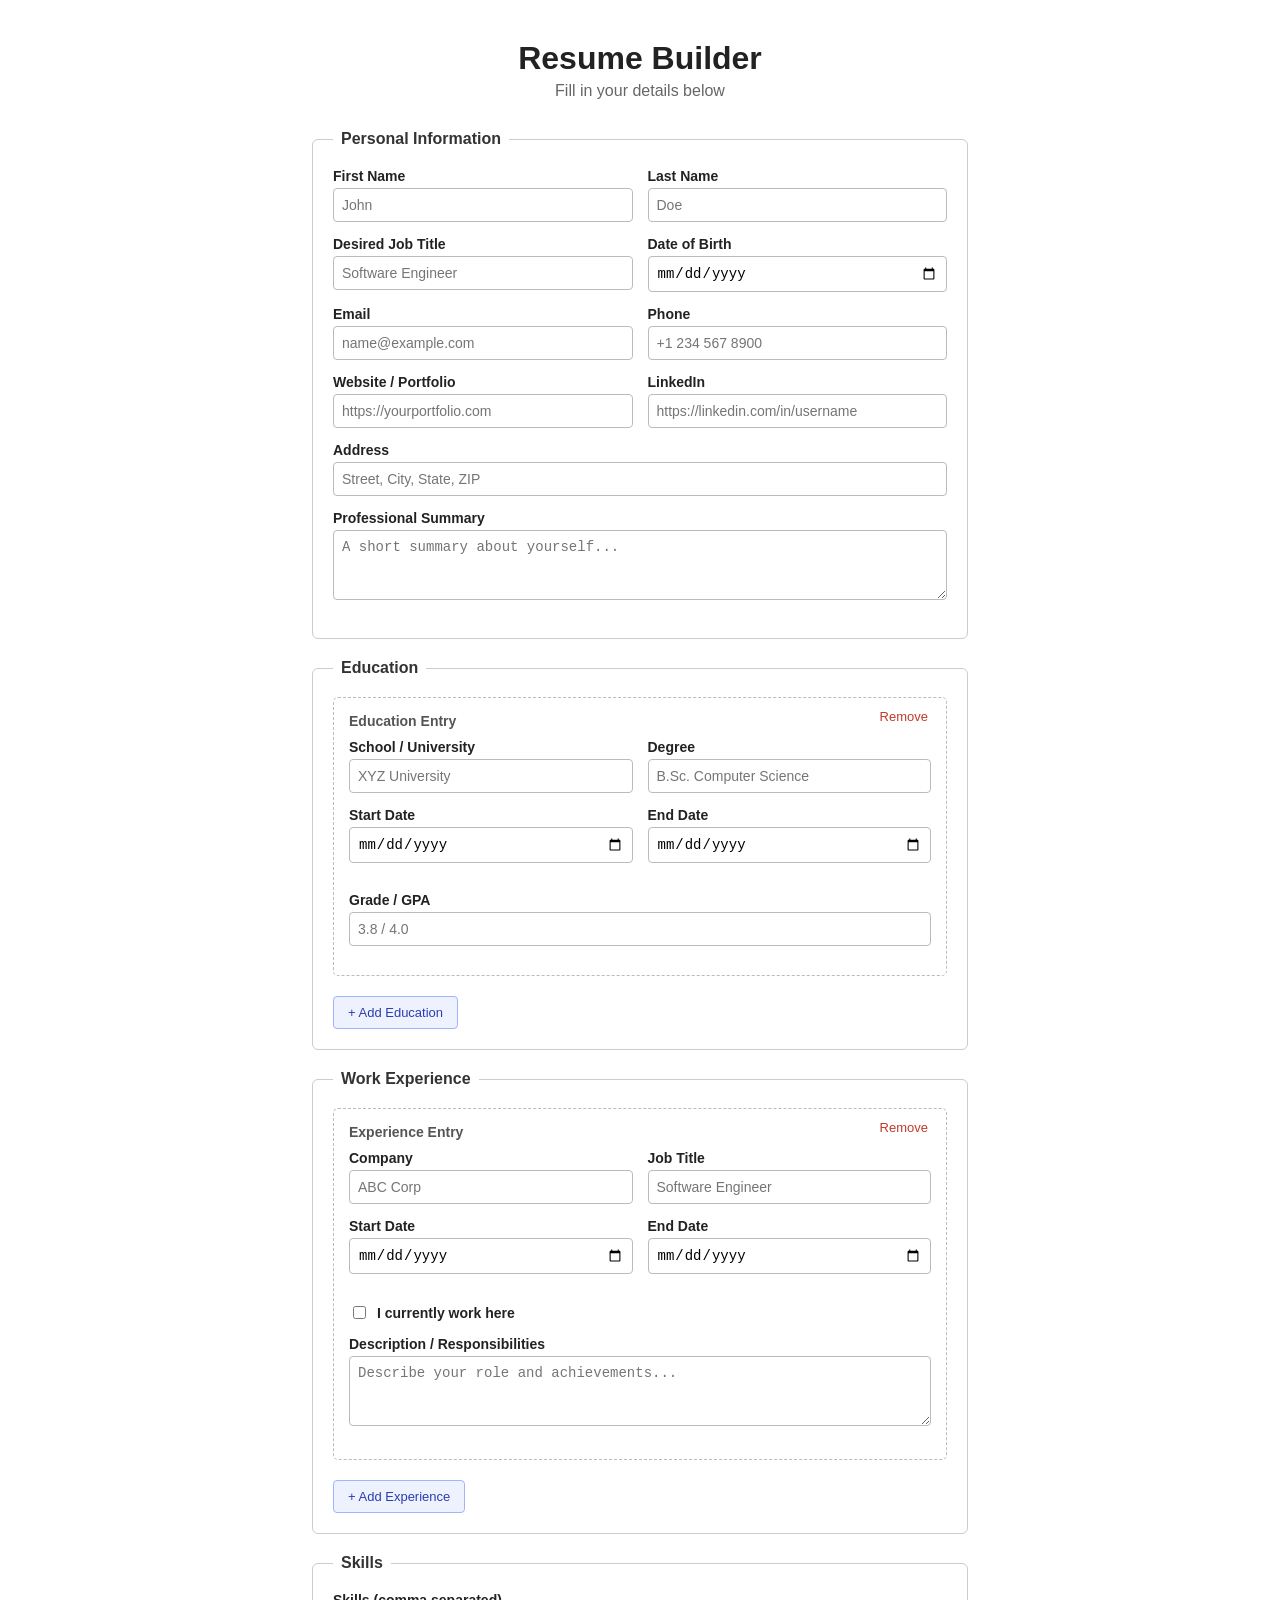
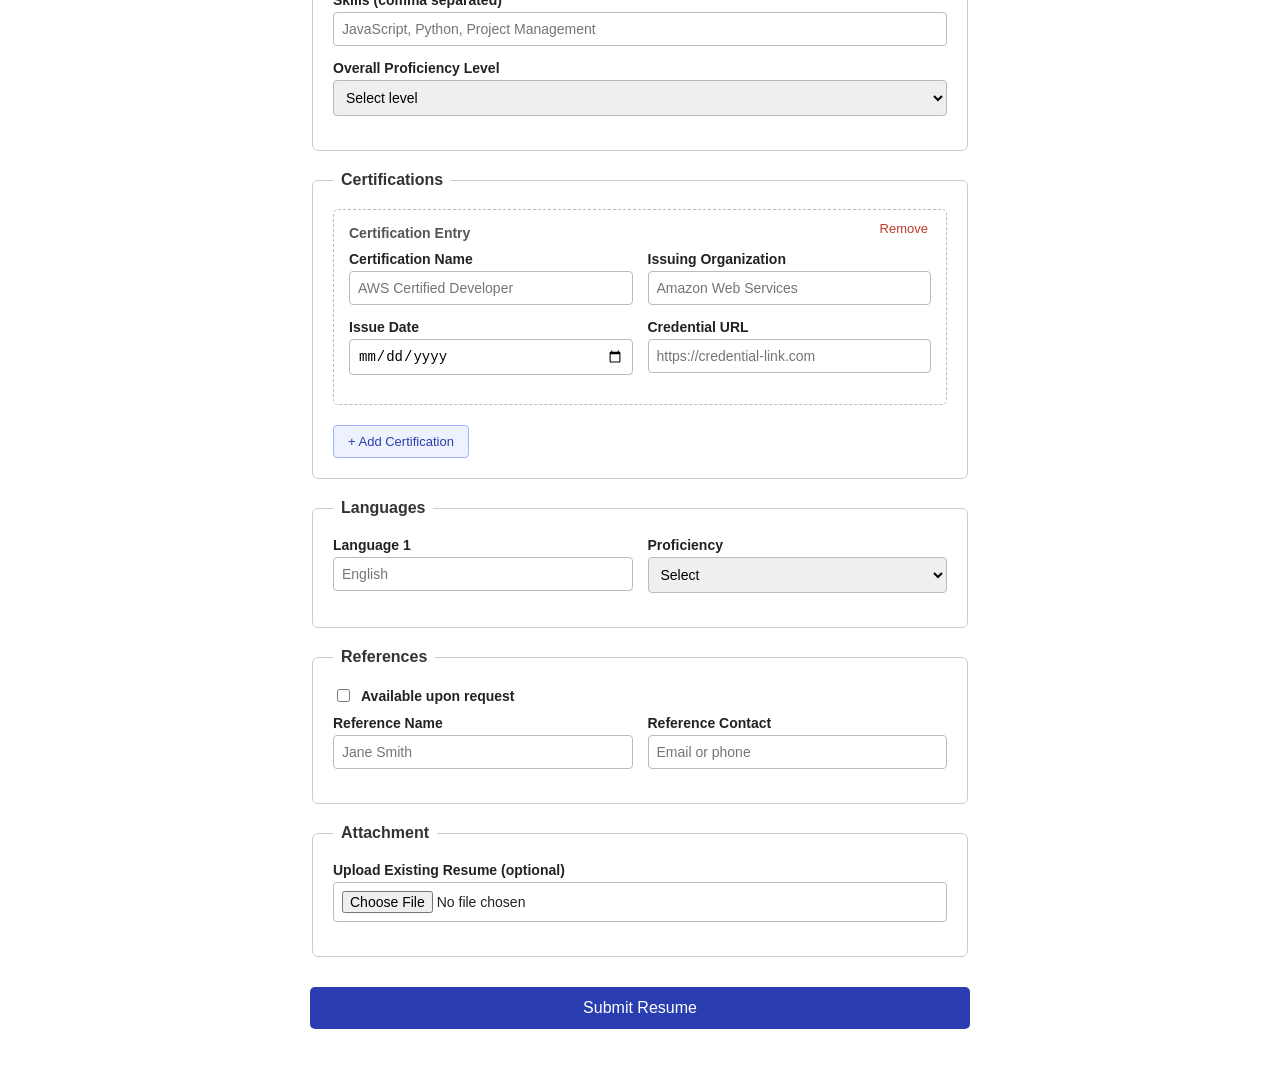
<file: Form/resume.html>
<!DOCTYPE html>
<html lang="en">
<head>
<meta charset="UTF-8">
<meta name="viewport" content="width=device-width, initial-scale=1.0">
<title>Resume Entry Form</title>
<style>
  * { box-sizing: border-box; }
  body {
    font-family: Arial, sans-serif;
    max-width: 700px;
    margin: 40px auto;
    padding: 0 20px;
    color: #222;
  }
  h1 {
    text-align: center;
    margin-bottom: 5px;
  }
  p.subtitle {
    text-align: center;
    color: #666;
    margin-top: 0;
    margin-bottom: 30px;
  }
  fieldset {
    border: 1px solid #ccc;
    border-radius: 6px;
    padding: 20px;
    margin-bottom: 20px;
  }
  legend {
    font-weight: bold;
    font-size: 16px;
    padding: 0 8px;
    color: #333;
  }
  .row {
    display: flex;
    gap: 15px;
    flex-wrap: wrap;
  }
  .field {
    flex: 1;
    min-width: 200px;
    margin-bottom: 14px;
  }
  label {
    font-weight: 600;
    display: block;
    margin-bottom: 4px;
    font-size: 14px;
  }
  input, select, textarea {
    width: 100%;
    padding: 8px;
    font-size: 14px;
    border: 1px solid #bbb;
    border-radius: 4px;
  }
  textarea {
    resize: vertical;
    min-height: 70px;
  }
  .entry-block {
    border: 1px dashed #bbb;
    border-radius: 5px;
    padding: 15px;
    margin-bottom: 15px;
    position: relative;
  }
  .entry-block h4 {
    margin: 0 0 10px 0;
    font-size: 14px;
    color: #555;
  }
  .checkbox-row {
    display: flex;
    align-items: center;
    gap: 8px;
  }
  .checkbox-row input {
    width: auto;
  }
  .add-btn {
    background: #eef2ff;
    border: 1px solid #a3b3ff;
    color: #2a3eb1;
    padding: 8px 14px;
    border-radius: 4px;
    cursor: pointer;
    font-size: 13px;
    margin-top: 5px;
  }
  .remove-btn {
    background: none;
    border: none;
    color: #c0392b;
    position: absolute;
    top: 10px;
    right: 12px;
    cursor: pointer;
    font-size: 13px;
  }
  button[type="submit"] {
    width: 100%;
    padding: 12px;
    font-size: 16px;
    background: #2a3eb1;
    color: white;
    border: none;
    border-radius: 5px;
    cursor: pointer;
    margin-top: 10px;
  }
  button[type="submit"]:hover {
    background: #1f2f8a;
  }
</style>
</head>
<body>

<h1>Resume Builder</h1>
<p class="subtitle">Fill in your details below</p>

<form id="resume-form" action="#" method="post">

  <!-- Personal Information -->
  <fieldset>
    <legend>Personal Information</legend>
    <div class="row">
      <div class="field">
        <label for="first-name">First Name</label>
        <input type="text" id="first-name" name="first-name" placeholder="John" required>
      </div>
      <div class="field">
        <label for="last-name">Last Name</label>
        <input type="text" id="last-name" name="last-name" placeholder="Doe" required>
      </div>
    </div>
    <div class="row">
      <div class="field">
        <label for="job-title">Desired Job Title</label>
        <input type="text" id="job-title" name="job-title" placeholder="Software Engineer">
      </div>
      <div class="field">
        <label for="dob">Date of Birth</label>
        <input type="date" id="dob" name="dob">
      </div>
    </div>
    <div class="row">
      <div class="field">
        <label for="email">Email</label>
        <input type="email" id="email" name="email" placeholder="name@example.com" required>
      </div>
      <div class="field">
        <label for="phone">Phone</label>
        <input type="tel" id="phone" name="phone" placeholder="+1 234 567 8900">
      </div>
    </div>
    <div class="row">
      <div class="field">
        <label for="website">Website / Portfolio</label>
        <input type="url" id="website" name="website" placeholder="https://yourportfolio.com">
      </div>
      <div class="field">
        <label for="linkedin">LinkedIn</label>
        <input type="url" id="linkedin" name="linkedin" placeholder="https://linkedin.com/in/username">
      </div>
    </div>
    <div class="field">
      <label for="address">Address</label>
      <input type="text" id="address" name="address" placeholder="Street, City, State, ZIP">
    </div>
    <div class="field">
      <label for="summary">Professional Summary</label>
      <textarea id="summary" name="summary" placeholder="A short summary about yourself..."></textarea>
    </div>
  </fieldset>

  <!-- Education -->
  <fieldset id="education-section">
    <legend>Education</legend>

    <div class="entry-block">
      <button type="button" class="remove-btn" onclick="removeBlock(this)">Remove</button>
      <h4>Education Entry</h4>
      <div class="row">
        <div class="field">
          <label>School / University</label>
          <input type="text" name="edu-school[]" placeholder="XYZ University">
        </div>
        <div class="field">
          <label>Degree</label>
          <input type="text" name="edu-degree[]" placeholder="B.Sc. Computer Science">
        </div>
      </div>
      <div class="row">
        <div class="field">
          <label>Start Date</label>
          <input type="date" name="edu-start[]">
        </div>
        <div class="field">
          <label>End Date</label>
          <input type="date" name="edu-end[]">
        </div>
        <div class="field">
          <label>Grade / GPA</label>
          <input type="text" name="edu-grade[]" placeholder="3.8 / 4.0">
        </div>
      </div>
    </div>

    <button type="button" class="add-btn" onclick="addBlock('education-section', educationTemplate)">+ Add Education</button>
  </fieldset>

  <!-- Work Experience -->
  <fieldset id="experience-section">
    <legend>Work Experience</legend>

    <div class="entry-block">
      <button type="button" class="remove-btn" onclick="removeBlock(this)">Remove</button>
      <h4>Experience Entry</h4>
      <div class="row">
        <div class="field">
          <label>Company</label>
          <input type="text" name="exp-company[]" placeholder="ABC Corp">
        </div>
        <div class="field">
          <label>Job Title</label>
          <input type="text" name="exp-title[]" placeholder="Software Engineer">
        </div>
      </div>
      <div class="row">
        <div class="field">
          <label>Start Date</label>
          <input type="date" name="exp-start[]">
        </div>
        <div class="field">
          <label>End Date</label>
          <input type="date" name="exp-end[]">
        </div>
        <div class="field checkbox-row">
          <input type="checkbox" name="exp-current[]" id="exp-current-1">
          <label for="exp-current-1" style="margin:0;">I currently work here</label>
        </div>
      </div>
      <div class="field">
        <label>Description / Responsibilities</label>
        <textarea name="exp-desc[]" placeholder="Describe your role and achievements..."></textarea>
      </div>
    </div>

    <button type="button" class="add-btn" onclick="addBlock('experience-section', experienceTemplate)">+ Add Experience</button>
  </fieldset>

  <!-- Skills -->
  <fieldset>
    <legend>Skills</legend>
    <div class="field">
      <label for="skills">Skills (comma separated)</label>
      <input type="text" id="skills" name="skills" placeholder="JavaScript, Python, Project Management">
    </div>
    <div class="field">
      <label for="skill-level">Overall Proficiency Level</label>
      <select id="skill-level" name="skill-level">
        <option value="">Select level</option>
        <option value="beginner">Beginner</option>
        <option value="intermediate">Intermediate</option>
        <option value="advanced">Advanced</option>
        <option value="expert">Expert</option>
      </select>
    </div>
  </fieldset>

  <!-- Certifications -->
  <fieldset id="certification-section">
    <legend>Certifications</legend>

    <div class="entry-block">
      <button type="button" class="remove-btn" onclick="removeBlock(this)">Remove</button>
      <h4>Certification Entry</h4>
      <div class="row">
        <div class="field">
          <label>Certification Name</label>
          <input type="text" name="cert-name[]" placeholder="AWS Certified Developer">
        </div>
        <div class="field">
          <label>Issuing Organization</label>
          <input type="text" name="cert-org[]" placeholder="Amazon Web Services">
        </div>
      </div>
      <div class="row">
        <div class="field">
          <label>Issue Date</label>
          <input type="date" name="cert-date[]">
        </div>
        <div class="field">
          <label>Credential URL</label>
          <input type="url" name="cert-url[]" placeholder="https://credential-link.com">
        </div>
      </div>
    </div>

    <button type="button" class="add-btn" onclick="addBlock('certification-section', certificationTemplate)">+ Add Certification</button>
  </fieldset>

  <!-- Languages -->
  <fieldset>
    <legend>Languages</legend>
    <div class="row">
      <div class="field">
        <label for="lang1">Language 1</label>
        <input type="text" id="lang1" name="lang1" placeholder="English">
      </div>
      <div class="field">
        <label for="lang1-level">Proficiency</label>
        <select id="lang1-level" name="lang1-level">
          <option value="">Select</option>
          <option value="basic">Basic</option>
          <option value="conversational">Conversational</option>
          <option value="fluent">Fluent</option>
          <option value="native">Native</option>
        </select>
      </div>
    </div>
  </fieldset>

  <!-- References -->
  <fieldset>
    <legend>References</legend>
    <div class="checkbox-row" style="margin-bottom:10px;">
      <input type="checkbox" id="ref-on-request" name="ref-on-request">
      <label for="ref-on-request" style="margin:0;">Available upon request</label>
    </div>
    <div class="row">
      <div class="field">
        <label for="ref-name">Reference Name</label>
        <input type="text" id="ref-name" name="ref-name" placeholder="Jane Smith">
      </div>
      <div class="field">
        <label for="ref-contact">Reference Contact</label>
        <input type="text" id="ref-contact" name="ref-contact" placeholder="Email or phone">
      </div>
    </div>
  </fieldset>

  <!-- Attachment -->
  <fieldset>
    <legend>Attachment</legend>
    <div class="field">
      <label for="resume-file">Upload Existing Resume (optional)</label>
      <input type="file" id="resume-file" name="resume-file" accept=".pdf,.doc,.docx">
    </div>
  </fieldset>

  <button type="submit">Submit Resume</button>

</form>

<script>
  const educationTemplate = `
    <div class="entry-block">
      <button type="button" class="remove-btn" onclick="removeBlock(this)">Remove</button>
      <h4>Education Entry</h4>
      <div class="row">
        <div class="field">
          <label>School / University</label>
          <input type="text" name="edu-school[]" placeholder="XYZ University">
        </div>
        <div class="field">
          <label>Degree</label>
          <input type="text" name="edu-degree[]" placeholder="B.Sc. Computer Science">
        </div>
      </div>
      <div class="row">
        <div class="field">
          <label>Start Date</label>
          <input type="date" name="edu-start[]">
        </div>
        <div class="field">
          <label>End Date</label>
          <input type="date" name="edu-end[]">
        </div>
        <div class="field">
          <label>Grade / GPA</label>
          <input type="text" name="edu-grade[]" placeholder="3.8 / 4.0">
        </div>
      </div>
    </div>`;

  const experienceTemplate = `
    <div class="entry-block">
      <button type="button" class="remove-btn" onclick="removeBlock(this)">Remove</button>
      <h4>Experience Entry</h4>
      <div class="row">
        <div class="field">
          <label>Company</label>
          <input type="text" name="exp-company[]" placeholder="ABC Corp">
        </div>
        <div class="field">
          <label>Job Title</label>
          <input type="text" name="exp-title[]" placeholder="Software Engineer">
        </div>
      </div>
      <div class="row">
        <div class="field">
          <label>Start Date</label>
          <input type="date" name="exp-start[]">
        </div>
        <div class="field">
          <label>End Date</label>
          <input type="date" name="exp-end[]">
        </div>
        <div class="field checkbox-row">
          <input type="checkbox" name="exp-current[]">
          <label style="margin:0;">I currently work here</label>
        </div>
      </div>
      <div class="field">
        <label>Description / Responsibilities</label>
        <textarea name="exp-desc[]" placeholder="Describe your role and achievements..."></textarea>
      </div>
    </div>`;

  const certificationTemplate = `
    <div class="entry-block">
      <button type="button" class="remove-btn" onclick="removeBlock(this)">Remove</button>
      <h4>Certification Entry</h4>
      <div class="row">
        <div class="field">
          <label>Certification Name</label>
          <input type="text" name="cert-name[]" placeholder="AWS Certified Developer">
        </div>
        <div class="field">
          <label>Issuing Organization</label>
          <input type="text" name="cert-org[]" placeholder="Amazon Web Services">
        </div>
      </div>
      <div class="row">
        <div class="field">
          <label>Issue Date</label>
          <input type="date" name="cert-date[]">
        </div>
        <div class="field">
          <label>Credential URL</label>
          <input type="url" name="cert-url[]" placeholder="https://credential-link.com">
        </div>
      </div>
    </div>`;

  function addBlock(sectionId, template) {
    const section = document.getElementById(sectionId);
    const addBtn = section.querySelector('.add-btn');
    const wrapper = document.createElement('div');
    wrapper.innerHTML = template;
    section.insertBefore(wrapper.firstElementChild, addBtn);
  }

  function removeBlock(btn) {
    const block = btn.closest('.entry-block');
    const section = block.parentElement;
    const blocks = section.querySelectorAll('.entry-block');
    if (blocks.length > 1) {
      block.remove();
    } else {
      alert("At least one entry must remain.");
    }
  }

  document.getElementById('resume-form').addEventListener('submit', function(e) {
    e.preventDefault();
    alert('Resume submitted! (Connect this form to your backend to save the data.)');
  });
</script>

</body>
</html>
</file>
<file: style.css>
body {
    font-family: Arial, sans-serif;
    margin: 0;
    background-color: #f4f4f4;
}

header {
    background-color: #003366;
    color: white;
    text-align: center;
    padding: 20px;
}

nav {
    background-color: #00509E;
    padding: 10px;
    text-align: center;
}

nav a {
    color: white;
    text-decoration: none;
    margin: 15px;
    font-weight: bold;
}

section {
    padding: 20px;
}

.department {
    background-color: white;
    margin: 15px 0;
    padding: 15px;
    border-left: 5px solid #003366;
    box-shadow: 2px 2px 5px gray;
}

footer {
    background-color: #003366;
    color: white;
    text-align: center;
    padding: 10px;
    margin-top: 20px;
}

h2 {
    color: #003366;
}
</file>
<file: Project 1/style.css>
/* =========================================================
   ABES Engineering College — Design Tokens
   ========================================================= */
:root{
    /* colour */
    --forest-950: #0c2118;
    --forest-900: #12281e;
    --forest-800: #1b4332;
    --forest-600: #2d6a4f;
    --sage-400:   #7fac97;
    --sage-200:   #cfe3d9;
    --brass-600:  #a8752f;
    --brass-500:  #bf8b3f;
    --brass-300:  #ddbb80;
    --ivory-50:   #faf7ef;
    --ivory-100:  #f2ece0;
    --ink-900:    #1b211c;
    --ink-600:    #4a5750;
    --white: #ffffff;

    /* type */
    --font-display: "Fraunces", Georgia, serif;
    --font-body: "Inter", "Segoe UI", sans-serif;

    /* layout */
    --max-w: 1180px;
    --radius-sm: 6px;
    --radius-md: 14px;
    --radius-lg: 26px;
    --shadow-soft: 0 10px 30px -12px rgba(12, 33, 24, 0.25);
    --shadow-lift: 0 20px 45px -16px rgba(12, 33, 24, 0.35);
    --ease: cubic-bezier(.22,.61,.36,1);
}

*, *::before, *::after{
    margin: 0;
    padding: 0;
    box-sizing: border-box;
}

html{
    scroll-behavior: smooth;
}

body{
    font-family: var(--font-body);
    background-color: var(--ivory-50);
    color: var(--ink-900);
    line-height: 1.6;
    -webkit-font-smoothing: antialiased;
}

img, svg{ display: block; max-width: 100%; }

a{ color: inherit; }

h1, h2, h3, h4{
    font-family: var(--font-display);
    font-weight: 500;
    line-height: 1.15;
    letter-spacing: -0.01em;
    color: var(--forest-900);
}

.eyebrow{
    font-family: var(--font-body);
    font-size: 12.5px;
    font-weight: 700;
    letter-spacing: 0.16em;
    text-transform: uppercase;
    color: var(--brass-600);
    margin-bottom: 14px;
}

section{
    padding: 96px 0;
}

.section-grid{
    max-width: var(--max-w);
    margin: 0 auto;
    padding: 0 32px;
    display: grid;
    grid-template-columns: 1.1fr 0.9fr;
    gap: 64px;
    align-items: center;
}

.section-heading{
    max-width: 640px;
    margin: 0 auto 56px;
    padding: 0 32px;
    text-align: center;
}
.section-heading h2{ font-size: clamp(28px, 3.4vw, 40px); }
.section-heading .section-sub{ color: var(--ink-600); margin-top: 14px; font-size: 16.5px; }
.section-heading.light .eyebrow{ color: var(--brass-300); }
.section-heading.light h2{ color: var(--ivory-50); }

/* reveal-on-scroll (progressively enhanced by script.js) */
.reveal{
    opacity: 0;
    transform: translateY(22px);
    transition: opacity .7s var(--ease), transform .7s var(--ease);
}
.reveal.in-view{ opacity: 1; transform: translateY(0); }
@media (prefers-reduced-motion: reduce){
    .reveal{ opacity: 1; transform: none; transition: none; }
}

/* =========================================================
   Buttons
   ========================================================= */
.btn{
    display: inline-flex;
    align-items: center;
    justify-content: center;
    gap: 8px;
    padding: 12px 24px;
    border-radius: 999px;
    font-weight: 600;
    font-size: 14.5px;
    text-decoration: none;
    border: 1px solid transparent;
    cursor: pointer;
    transition: transform .25s var(--ease), box-shadow .25s var(--ease), background-color .25s var(--ease), color .25s var(--ease);
    white-space: nowrap;
}
.btn-lg{ padding: 15px 30px; font-size: 15.5px; }
.btn-block{ width: 100%; }

.btn-brass{
    background: linear-gradient(135deg, var(--brass-500), var(--brass-600));
    color: var(--ivory-50);
    box-shadow: 0 10px 24px -10px rgba(168, 117, 47, 0.65);
}
.btn-brass:hover{ transform: translateY(-2px); box-shadow: 0 14px 28px -10px rgba(168, 117, 47, 0.75); }

.btn-ghost{
    background: transparent;
    color: var(--ivory-50);
    border-color: rgba(250, 247, 239, 0.4);
}
.btn-ghost:hover{ background: rgba(250, 247, 239, 0.1); border-color: rgba(250,247,239,0.7); }

/* =========================================================
   Header
   ========================================================= */
.site-header{
    position: sticky;
    top: 0;
    z-index: 100;
    background: rgba(250, 247, 239, 0.85);
    backdrop-filter: blur(10px);
    border-bottom: 1px solid rgba(27, 67, 50, 0.08);
    transition: box-shadow .3s var(--ease);
}
.site-header.scrolled{ box-shadow: 0 8px 24px -18px rgba(12,33,24,0.4); }

.header-inner{
    max-width: var(--max-w);
    margin: 0 auto;
    padding: 14px 32px;
    display: flex;
    align-items: center;
    justify-content: space-between;
    gap: 24px;
}

.brand{
    display: flex;
    align-items: center;
    gap: 12px;
    text-decoration: none;
    color: var(--forest-800);
}
.crest{ color: var(--forest-800); flex-shrink: 0; }
.brand-text{ display: flex; flex-direction: column; line-height: 1.15; }
.brand-text strong{ font-family: var(--font-display); font-size: 19px; letter-spacing: 0.01em; }
.brand-text small{ font-size: 11px; letter-spacing: 0.1em; text-transform: uppercase; color: var(--ink-600); }

.main-nav{
    display: flex;
    gap: 30px;
}
.main-nav a{
    text-decoration: none;
    font-weight: 600;
    font-size: 14.5px;
    color: var(--ink-600);
    position: relative;
    padding: 4px 0;
    transition: color .25s;
}
.main-nav a::after{
    content: "";
    position: absolute;
    left: 0; bottom: -2px;
    width: 0; height: 2px;
    background: var(--brass-500);
    transition: width .25s var(--ease);
}
.main-nav a:hover{ color: var(--forest-900); }
.main-nav a:hover::after{ width: 100%; }

.header-actions{ display: flex; align-items: center; gap: 18px; }

.nav-toggle{
    display: none;
    flex-direction: column;
    justify-content: center;
    gap: 5px;
    width: 34px; height: 34px;
    background: none;
    border: none;
    cursor: pointer;
}
.nav-toggle span{
    display: block;
    height: 2px;
    background: var(--forest-800);
    border-radius: 2px;
    transition: transform .25s var(--ease), opacity .25s var(--ease);
}

/* =========================================================
   Hero
   ========================================================= */
.hero{
    position: relative;
    overflow: hidden;
    background:
        radial-gradient(circle at 85% 12%, rgba(191,139,63,0.18), transparent 45%),
        linear-gradient(160deg, var(--forest-950), var(--forest-800) 70%);
    color: var(--ivory-50);
    padding: 120px 0 0;
}

.hero-emblem{
    position: absolute;
    top: -120px; right: -140px;
    color: rgba(250, 247, 239, 0.05);
    pointer-events: none;
}

.hero-inner{
    position: relative;
    max-width: 760px;
    margin: 0 auto;
    padding: 0 32px;
    text-align: center;
}
.hero .eyebrow{ color: var(--brass-300); }
.hero h1{
    font-size: clamp(34px, 5.4vw, 58px);
    color: var(--ivory-50);
}
.hero h1 em{
    font-style: italic;
    color: var(--brass-300);
}
.hero-lede{
    margin: 22px auto 0;
    max-width: 560px;
    color: var(--sage-200);
    font-size: 17px;
}
.hero-actions{
    margin-top: 38px;
    display: flex;
    justify-content: center;
    gap: 16px;
    flex-wrap: wrap;
}

.stat-strip{
    position: relative;
    margin-top: 78px;
    max-width: var(--max-w);
    margin-left: auto;
    margin-right: auto;
    background: rgba(250, 247, 239, 0.06);
    border-top: 1px solid rgba(250, 247, 239, 0.14);
    display: grid;
    grid-template-columns: repeat(4, 1fr);
}
.stat{
    text-align: center;
    padding: 34px 20px;
    border-right: 1px solid rgba(250, 247, 239, 0.12);
}
.stat:last-child{ border-right: none; }
.stat-number{
    display: block;
    font-family: var(--font-display);
    font-size: clamp(26px, 3vw, 34px);
    color: var(--brass-300);
}
.stat-label{
    display: block;
    margin-top: 6px;
    font-size: 12.5px;
    letter-spacing: 0.05em;
    color: var(--sage-200);
}

/* =========================================================
   About
   ========================================================= */
.about{ background: var(--ivory-50); }
.about-copy p{ color: var(--ink-600); margin-bottom: 16px; max-width: 520px; }
.about-copy h2{ font-size: clamp(28px, 3.2vw, 38px); margin-bottom: 18px; }

.about-points{ margin-top: 30px; display: flex; flex-direction: column; gap: 20px; }
.point{ display: flex; gap: 18px; align-items: flex-start; }
.point-mark{
    font-family: var(--font-display);
    font-size: 14px;
    color: var(--brass-600);
    border: 1px solid var(--brass-300);
    border-radius: 999px;
    width: 34px; height: 34px;
    display: flex; align-items: center; justify-content: center;
    flex-shrink: 0;
}
.point h4{ font-size: 16px; margin-bottom: 4px; }
.point p{ color: var(--ink-600); font-size: 14.5px; margin: 0; }

.about-panel{ display: flex; justify-content: center; }
.panel-frame{
    width: 100%;
    max-width: 340px;
    aspect-ratio: 320 / 380;
    background: var(--white);
    border-radius: var(--radius-lg);
    box-shadow: var(--shadow-soft);
    color: var(--forest-800);
    padding: 24px;
    display: flex;
    align-items: center;
    justify-content: center;
}

/* =========================================================
   Departments
   ========================================================= */
.departments{ background: var(--ivory-100); }

.card-grid{
    max-width: var(--max-w);
    margin: 0 auto;
    padding: 0 32px;
    display: grid;
    grid-template-columns: repeat(3, 1fr);
    gap: 26px;
}
.card-grid .card:nth-child(4),
.card-grid .card:nth-child(5){
    grid-column: span 1;
}

.card{
    background: var(--white);
    padding: 32px 28px;
    border-radius: var(--radius-md);
    border-top: 3px solid var(--brass-500);
    box-shadow: var(--shadow-soft);
    transition: transform .3s var(--ease), box-shadow .3s var(--ease);
}
.card:hover{
    transform: translateY(-8px);
    box-shadow: var(--shadow-lift);
}
.card-icon{
    display: inline-flex;
    align-items: center;
    justify-content: center;
    width: 56px; height: 56px;
    border-radius: 50%;
    background: var(--forest-800);
    color: var(--brass-300);
    margin-bottom: 20px;
}
.card h3{ font-size: 19px; margin-bottom: 10px; }
.card p{ color: var(--ink-600); font-size: 14.5px; margin-bottom: 16px; }
.card-link{
    font-size: 13.5px;
    font-weight: 700;
    text-decoration: none;
    color: var(--forest-800);
    border-bottom: 1px solid transparent;
    transition: border-color .2s, color .2s;
}
.card-link:hover{ color: var(--brass-600); border-color: var(--brass-500); }

/* =========================================================
   Placements / Why Us
   ========================================================= */
.placements{
    background: linear-gradient(160deg, var(--forest-900), var(--forest-950));
    color: var(--ivory-50);
}
.feature-grid{
    max-width: var(--max-w);
    margin: 0 auto;
    padding: 0 32px;
    display: grid;
    grid-template-columns: repeat(4, 1fr);
    gap: 30px;
}
.feature{
    text-align: center;
    padding: 10px;
}
.feature-icon{
    display: inline-flex;
    align-items: center;
    justify-content: center;
    width: 58px; height: 58px;
    border-radius: 50%;
    border: 1px solid rgba(221, 187, 128, 0.4);
    color: var(--brass-300);
    margin-bottom: 18px;
}
.feature h4{ color: var(--ivory-50); font-size: 17px; margin-bottom: 8px; }
.feature p{ color: var(--sage-200); font-size: 14px; }

/* =========================================================
   Director's note
   ========================================================= */
.director-note{
    max-width: 780px;
    margin: 0 auto;
    padding: 90px 32px;
    text-align: center;
    position: relative;
}
.quote-mark{
    font-family: var(--font-display);
    font-size: 90px;
    color: var(--brass-300);
    line-height: 1;
    margin-bottom: -10px;
}
.director-note blockquote{
    font-family: var(--font-display);
    font-size: clamp(22px, 2.6vw, 30px);
    font-style: italic;
    color: var(--forest-900);
    line-height: 1.4;
}
.director-note .attribution{
    margin-top: 24px;
    font-size: 13.5px;
    letter-spacing: 0.04em;
    color: var(--ink-600);
    text-transform: uppercase;
}

/* =========================================================
   Admissions
   ========================================================= */
.admissions{ background: var(--ivory-100); }

.steps{
    max-width: var(--max-w);
    margin: 0 auto 60px;
    padding: 0 32px;
    display: grid;
    grid-template-columns: repeat(4, 1fr);
    gap: 26px;
}
.step{
    background: var(--white);
    padding: 30px 24px;
    border-radius: var(--radius-md);
    box-shadow: var(--shadow-soft);
}
.step-number{
    display: block;
    font-family: var(--font-display);
    font-size: 30px;
    color: var(--brass-500);
    margin-bottom: 14px;
}
.step h4{ font-size: 16.5px; margin-bottom: 8px; }
.step p{ color: var(--ink-600); font-size: 14px; }

.cta-banner{
    max-width: var(--max-w);
    margin: 0 auto;
    padding: 0 32px;
}
.cta-banner{
    display: flex;
    align-items: center;
    justify-content: space-between;
    gap: 30px;
    flex-wrap: wrap;
    background: linear-gradient(135deg, var(--forest-800), var(--forest-950));
    color: var(--ivory-50);
    padding: 46px 50px;
    border-radius: var(--radius-lg);
    box-shadow: var(--shadow-lift);
}
.cta-banner h3{ color: var(--ivory-50); font-size: clamp(20px, 2.4vw, 27px); margin-bottom: 8px; }
.cta-banner p{ color: var(--sage-200); font-size: 14.5px; max-width: 420px; }

/* =========================================================
   Contact
   ========================================================= */
.contact{ background: var(--ivory-50); }
.contact-copy h2{ font-size: clamp(26px, 3vw, 34px); margin-bottom: 16px; }
.contact-copy p{ color: var(--ink-600); max-width: 460px; margin-bottom: 28px; }

.contact-list{ list-style: none; display: flex; flex-direction: column; gap: 18px; }
.contact-list li{
    display: flex;
    align-items: center;
    gap: 14px;
    font-size: 14.5px;
    color: var(--ink-900);
    font-weight: 500;
}
.contact-icon{
    width: 38px; height: 38px;
    border-radius: 50%;
    background: var(--forest-800);
    color: var(--brass-300);
    display: flex; align-items: center; justify-content: center;
    flex-shrink: 0;
}

.contact-form{
    background: var(--white);
    padding: 36px;
    border-radius: var(--radius-lg);
    box-shadow: var(--shadow-soft);
    display: flex;
    flex-direction: column;
    gap: 18px;
}
.contact-form .eyebrow{ margin-bottom: 0; }
.form-row{ display: grid; grid-template-columns: 1fr 1fr; gap: 18px; }
.contact-form label{ display: flex; flex-direction: column; gap: 8px; font-size: 13.5px; font-weight: 600; color: var(--ink-600); }
.contact-form input,
.contact-form select,
.contact-form textarea{
    font-family: var(--font-body);
    font-size: 14.5px;
    padding: 12px 14px;
    border-radius: var(--radius-sm);
    border: 1px solid rgba(27, 67, 50, 0.18);
    background: var(--ivory-50);
    color: var(--ink-900);
    resize: vertical;
    transition: border-color .2s, box-shadow .2s;
}
.contact-form input:focus,
.contact-form select:focus,
.contact-form textarea:focus{
    outline: none;
    border-color: var(--brass-500);
    box-shadow: 0 0 0 3px rgba(191, 139, 63, 0.18);
}

/* =========================================================
   Footer
   ========================================================= */
.site-footer{
    background: var(--forest-950);
    color: var(--sage-200);
    padding: 70px 0 0;
}
.footer-grid{
    max-width: var(--max-w);
    margin: 0 auto;
    padding: 0 32px;
    display: grid;
    grid-template-columns: 1.6fr 1fr 1fr 1fr;
    gap: 40px;
}
.footer-brand .brand{ color: var(--ivory-50); margin-bottom: 16px; }
.footer-brand .crest{ color: var(--brass-300); }
.footer-brand p{ font-size: 14px; max-width: 260px; }

.footer-col h5{
    font-family: var(--font-body);
    font-size: 13px;
    letter-spacing: 0.08em;
    text-transform: uppercase;
    color: var(--ivory-50);
    margin-bottom: 18px;
}
.footer-col{ display: flex; flex-direction: column; gap: 12px; }
.footer-col a, .footer-col span{
    font-size: 14px;
    text-decoration: none;
    color: var(--sage-200);
    transition: color .2s;
}
.footer-col a:hover{ color: var(--brass-300); }

.footer-bottom{
    margin-top: 60px;
    border-top: 1px solid rgba(250, 247, 239, 0.1);
    padding: 24px 32px;
    max-width: var(--max-w);
    margin-left: auto;
    margin-right: auto;
    display: flex;
    align-items: center;
    justify-content: space-between;
    flex-wrap: wrap;
    gap: 14px;
    font-size: 13px;
}
.social-row{ display: flex; gap: 14px; }
.social-row a{
    width: 34px; height: 34px;
    border-radius: 50%;
    border: 1px solid rgba(250,247,239,0.18);
    display: flex; align-items: center; justify-content: center;
    color: var(--sage-200);
    transition: border-color .2s, color .2s;
}
.social-row a:hover{ color: var(--brass-300); border-color: var(--brass-300); }

/* =========================================================
   Responsive
   ========================================================= */
@media (max-width: 980px){
    .section-grid{ grid-template-columns: 1fr; }
    .about-panel{ order: -1; }
    .card-grid{ grid-template-columns: repeat(2, 1fr); }
    .feature-grid{ grid-template-columns: repeat(2, 1fr); }
    .steps{ grid-template-columns: repeat(2, 1fr); }
    .stat-strip{ grid-template-columns: repeat(2, 1fr); }
    .stat:nth-child(2){ border-right: none; }
    .footer-grid{ grid-template-columns: 1fr 1fr; }
}

@media (max-width: 760px){
    section{ padding: 70px 0; }
    .main-nav{
        position: fixed;
        inset: 66px 16px auto 16px;
        background: var(--ivory-50);
        border-radius: var(--radius-md);
        box-shadow: var(--shadow-lift);
        flex-direction: column;
        padding: 14px 22px;
        gap: 4px;
        transform: translateY(-12px);
        opacity: 0;
        pointer-events: none;
        transition: all .25s var(--ease);
    }
    .main-nav.open{
        transform: translateY(0);
        opacity: 1;
        pointer-events: auto;
    }
    .main-nav a{ padding: 10px 4px; }
    .nav-toggle{ display: flex; }
    .header-actions .btn-brass{ display: none; }
    .nav-toggle.open span:nth-child(1){ transform: translateY(7px) rotate(45deg); }
    .nav-toggle.open span:nth-child(2){ opacity: 0; }
    .nav-toggle.open span:nth-child(3){ transform: translateY(-7px) rotate(-45deg); }

    .card-grid, .feature-grid, .steps{ grid-template-columns: 1fr; }
    .cta-banner{ flex-direction: column; text-align: center; padding: 36px 28px; }
    .footer-grid{ grid-template-columns: 1fr; gap: 30px; }
    .footer-bottom{ flex-direction: column; text-align: center; }
    .form-row{ grid-template-columns: 1fr; }
    .stat-strip{ grid-template-columns: repeat(2, 1fr); }
}
</file>
